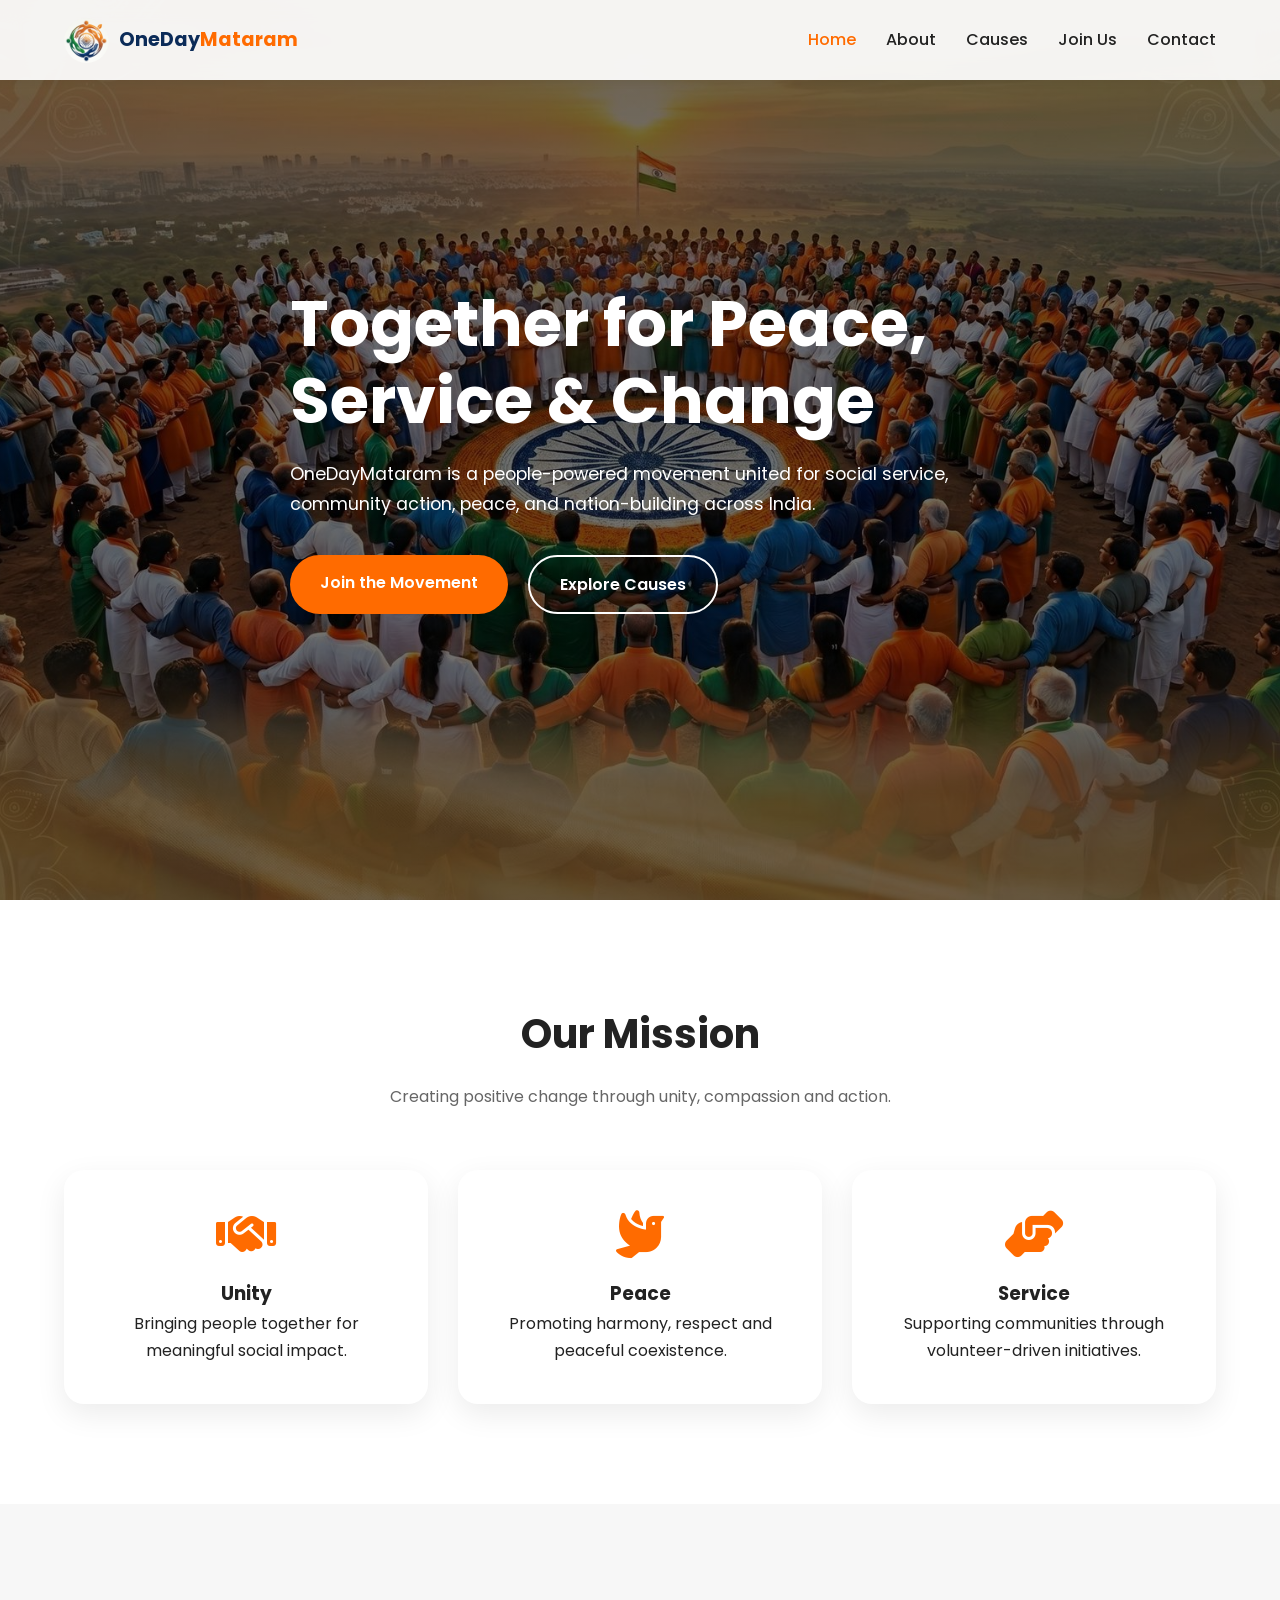
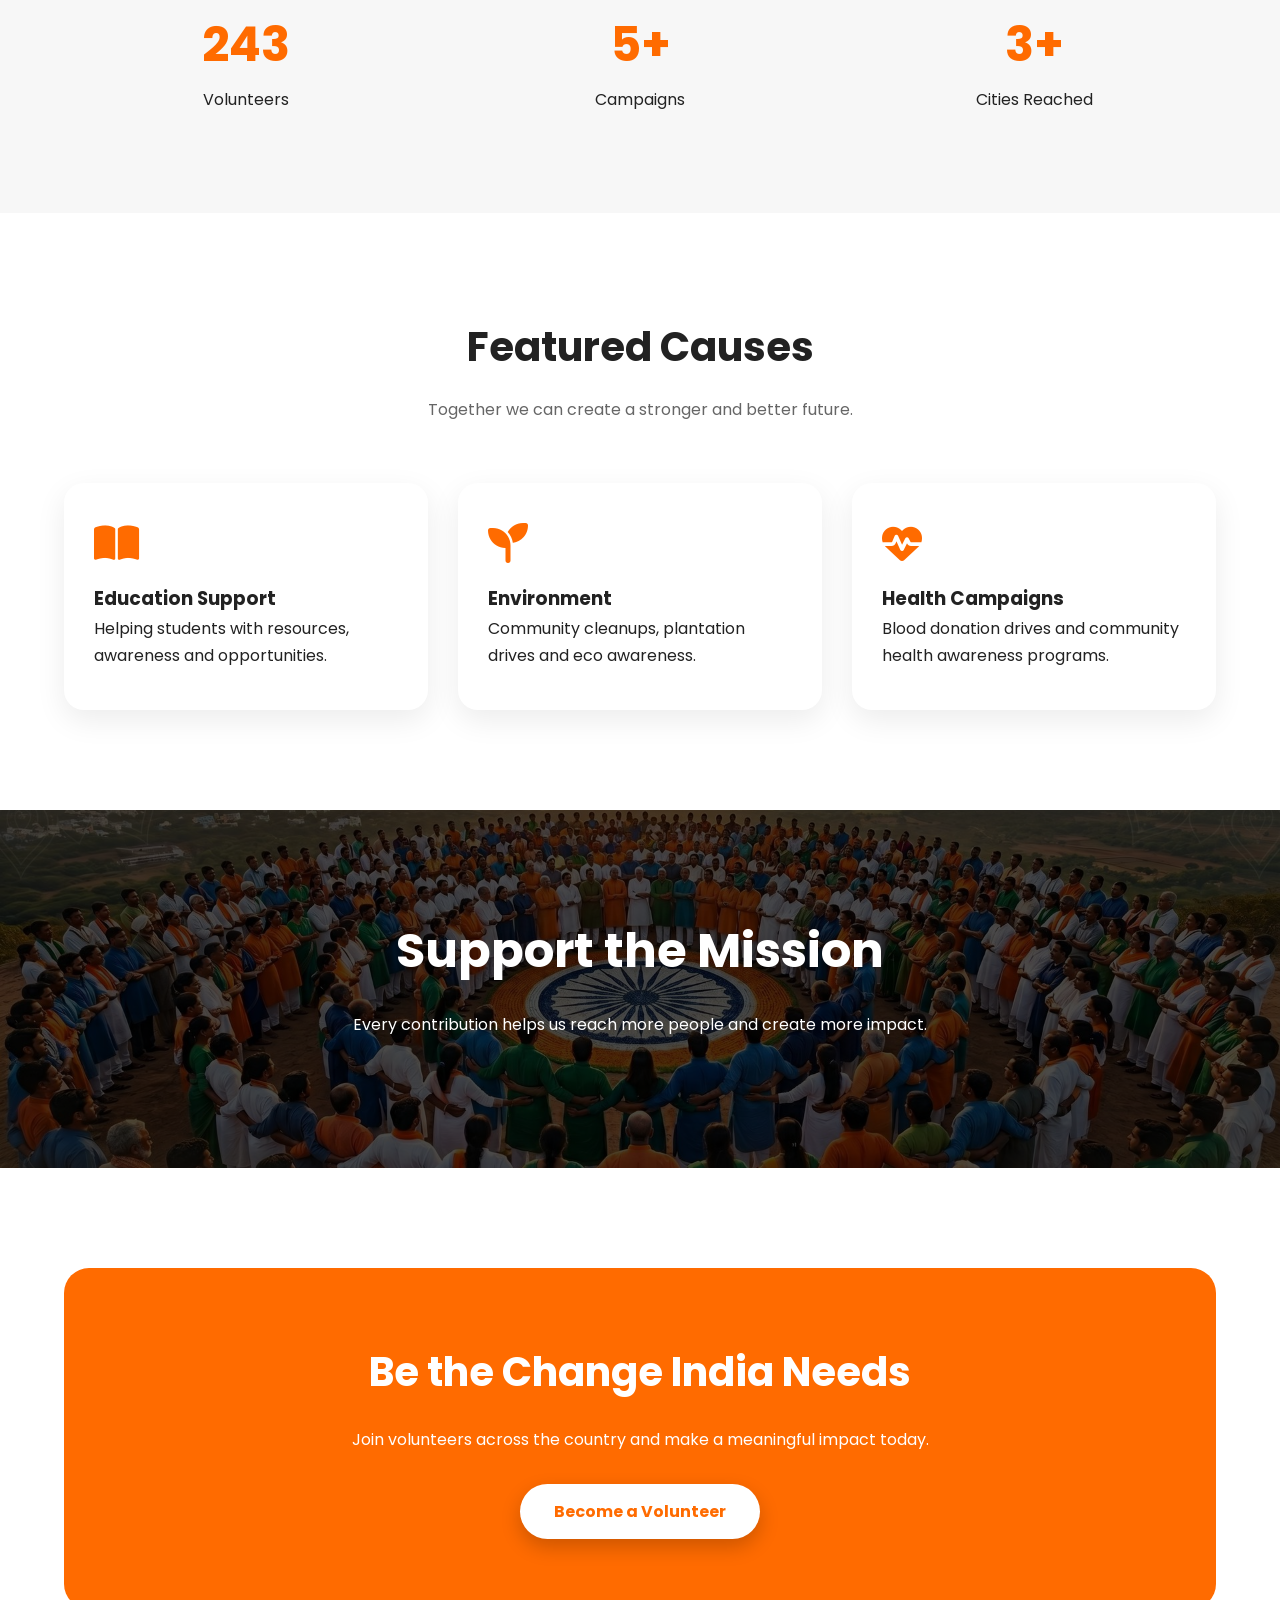
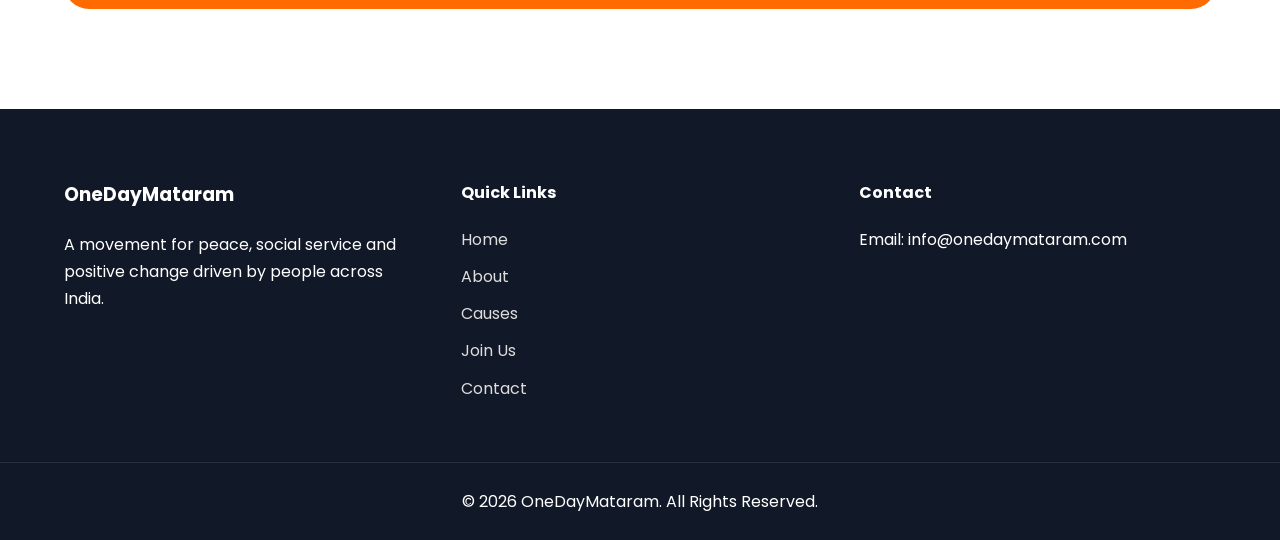
<file: index.html>
<!doctype html>
<html lang="en">

<head>
  <meta charset="UTF-8" />
  <meta name="viewport" content="width=device-width, initial-scale=1.0" />
  <title>OneDayMataram | Together for Peace & Change</title>
  <meta name="description"
    content="OneDayMataram is a people-powered movement united for social service, community action, peace, and nation-building across India." />
  <link rel="icon" type="image/x-icon" href="assets/images/favicon.ico" />

  <!-- Open Graph / Social Sharing -->
  <meta property="og:type" content="website" />
  <meta property="og:title" content="OneDayMataram | Together for Peace & Change" />
  <meta property="og:description"
    content="OneDayMataram is a people-powered movement united for social service, community action, peace, and nation-building across India." />
  <meta property="og:image" content="assets/images/hero.jpg" />
  <meta name="twitter:card" content="summary_large_image" />

  <!-- Google Fonts -->
  <link rel="preconnect" href="https://fonts.googleapis.com" />
  <link rel="preconnect" href="https://fonts.gstatic.com" crossorigin />
  <link href="https://fonts.googleapis.com/css2?family=Poppins:wght@300;400;500;600;700&display=swap"
    rel="stylesheet" />

  <!-- Font Awesome -->
  <link rel="stylesheet" href="https://cdnjs.cloudflare.com/ajax/libs/font-awesome/6.5.2/css/all.min.css" />

  <!-- AOS Animation -->
  <link href="https://unpkg.com/aos@2.3.4/dist/aos.css" rel="stylesheet" />

  <!-- CSS -->
  <link rel="stylesheet" href="assets/css/style.css" />
</head>

<body>
  <!-- ================= NAVBAR ================= -->

  <header class="header">
    <nav class="navbar container">
      <a href="index.html" class="logo">
        <img src="assets/images/logo.png" alt="OneDayMataram Logo" />
        <span class="logo-text">
          <span class="one">OneDay</span><span class="mat">Mataram</span>
        </span>
      </a>

      <ul class="nav-links" id="navLinks">
        <li><a href="index.html" class="active">Home</a></li>
        <li><a href="about.html">About</a></li>
        <li><a href="causes.html">Causes</a></li>
        <li><a href="join.html">Join Us</a></li>
        <!-- <li><a href="gallery.html">Gallery</a></li> -->
        <li><a href="contact.html">Contact</a></li>
      </ul>

      <div class="menu-toggle" id="menuToggle">
        <i class="fas fa-bars"></i>
      </div>
    </nav>
  </header>

  <!-- ================= HERO ================= -->

  <section class="hero">
    <div class="hero-overlay"></div>

    <div class="hero-content container" data-aos="fade-up">
      <h1>Together for Peace,<br />Service & Change</h1>

      <p>
        OneDayMataram is a people-powered movement united for social service,
        community action, peace, and nation-building across India.
      </p>

      <div class="hero-buttons">
        <a href="join.html" class="btn primary-btn">Join the Movement</a>
        <a href="causes.html" class="btn secondary-btn">Explore Causes</a>
      </div>
    </div>
  </section>

  <!-- ================= MISSION ================= -->

  <section class="mission section">
    <div class="container">
      <div class="section-title" data-aos="fade-up">
        <h2>Our Mission</h2>
        <p>Creating positive change through unity, compassion and action.</p>
      </div>

      <div class="mission-grid">
        <div class="mission-card" data-aos="zoom-in">
          <i class="fas fa-handshake"></i>
          <h3>Unity</h3>
          <p>Bringing people together for meaningful social impact.</p>
        </div>

        <div class="mission-card" data-aos="zoom-in" data-aos-delay="100">
          <i class="fas fa-dove"></i>
          <h3>Peace</h3>
          <p>Promoting harmony, respect and peaceful coexistence.</p>
        </div>

        <div class="mission-card" data-aos="zoom-in" data-aos-delay="200">
          <i class="fas fa-hands-helping"></i>
          <h3>Service</h3>
          <p>Supporting communities through volunteer-driven initiatives.</p>
        </div>
      </div>
    </div>
  </section>

  <!-- ================= STATS ================= -->

  <section class="stats section">
    <div class="container stats-grid">
      <div class="stat-box" data-aos="fade-up">
        <h2 class="counter" data-target="300">0</h2>
        <p>Volunteers</p>
      </div>

      <div class="stat-box" data-aos="fade-up" data-aos-delay="100">
        <h2 class="counter" data-target="5">0</h2>
        <p>Campaigns</p>
      </div>

      <div class="stat-box" data-aos="fade-up" data-aos-delay="200">
        <h2 class="counter" data-target="3">0</h2>
        <p>Cities Reached</p>
      </div>
    </div>
  </section>

  <!-- ================= CAUSES ================= -->

  <section class="causes section">
    <div class="container">
      <div class="section-title" data-aos="fade-up">
        <h2>Featured Causes</h2>
        <p>Together we can create a stronger and better future.</p>
      </div>

      <div class="causes-grid">
        <div class="cause-card" data-aos="fade-up">
          <i class="fas fa-book-open"></i>
          <h3>Education Support</h3>
          <p>Helping students with resources, awareness and opportunities.</p>
        </div>

        <div class="cause-card" data-aos="fade-up" data-aos-delay="100">
          <i class="fas fa-seedling"></i>
          <h3>Environment</h3>
          <p>Community cleanups, plantation drives and eco awareness.</p>
        </div>

        <div class="cause-card" data-aos="fade-up" data-aos-delay="200">
          <i class="fas fa-heartbeat"></i>
          <h3>Health Campaigns</h3>
          <p>
            Blood donation drives and community health awareness programs.
          </p>
        </div>
      </div>
    </div>
  </section>

  <!-- ================= DONATION ================= -->

  <section class="donation">
    <div class="container donation-content" data-aos="zoom-in">
      <h2>Support the Mission</h2>

      <p>
        Every contribution helps us reach more people and create more impact.
      </p>

      <!-- <a href="join.html" class="btn primary-btn">Donate Now</a> -->

      <!-- Donation system integration coming soon -->
    </div>
  </section>

  <!-- ================= CTA ================= -->

  <section class="cta section">
    <div class="container cta-box" data-aos="fade-up">
      <h2>Be the Change India Needs</h2>

      <p>
        Join volunteers across the country and make a meaningful impact today.
      </p>

      <a href="join.html" class="btn primary-btn">Become a Volunteer</a>
    </div>
  </section>

  <!-- ================= FOOTER ================= -->

  <footer class="footer">
    <div class="container footer-grid">
      <div class="footer-about">
        <h3>OneDayMataram</h3>

        <p>
          A movement for peace, social service and positive change driven by
          people across India.
        </p>
      </div>

      <div class="footer-links">
        <h4>Quick Links</h4>

        <ul>
          <li><a href="index.html">Home</a></li>
          <li><a href="about.html">About</a></li>
          <li><a href="causes.html">Causes</a></li>
          <li><a href="join.html">Join Us</a></li>
          <!-- <li><a href="gallery.html">Gallery</a></li> -->
          <li><a href="contact.html">Contact</a></li>
        </ul>
      </div>

      <div class="footer-contact">
        <h4>Contact</h4>

        <p>Email: info@onedaymataram.com</p>

        <!-- Social media accounts (uncomment when accounts are created) -->
        <!--
          <div class="social-icons">
            <a href="#"><i class="fab fa-instagram"></i></a>
            <a href="#"><i class="fab fa-x-twitter"></i></a>
            <a href="#"><i class="fab fa-facebook-f"></i></a>
            <a href="#"><i class="fab fa-youtube"></i></a>
          </div>
          -->
      </div>
    </div>

    <div class="footer-bottom">
      <p>© 2026 OneDayMataram. All Rights Reserved.</p>
    </div>
  </footer>

  <!-- Scroll Top -->
  <button id="scrollTopBtn">
    <i class="fas fa-arrow-up"></i>
  </button>

  <!-- AOS -->
  <script src="https://unpkg.com/aos@2.3.4/dist/aos.js"></script>

  <!-- JS -->
  <script src="assets/js/script.js"></script>
</body>

</html>
</file>
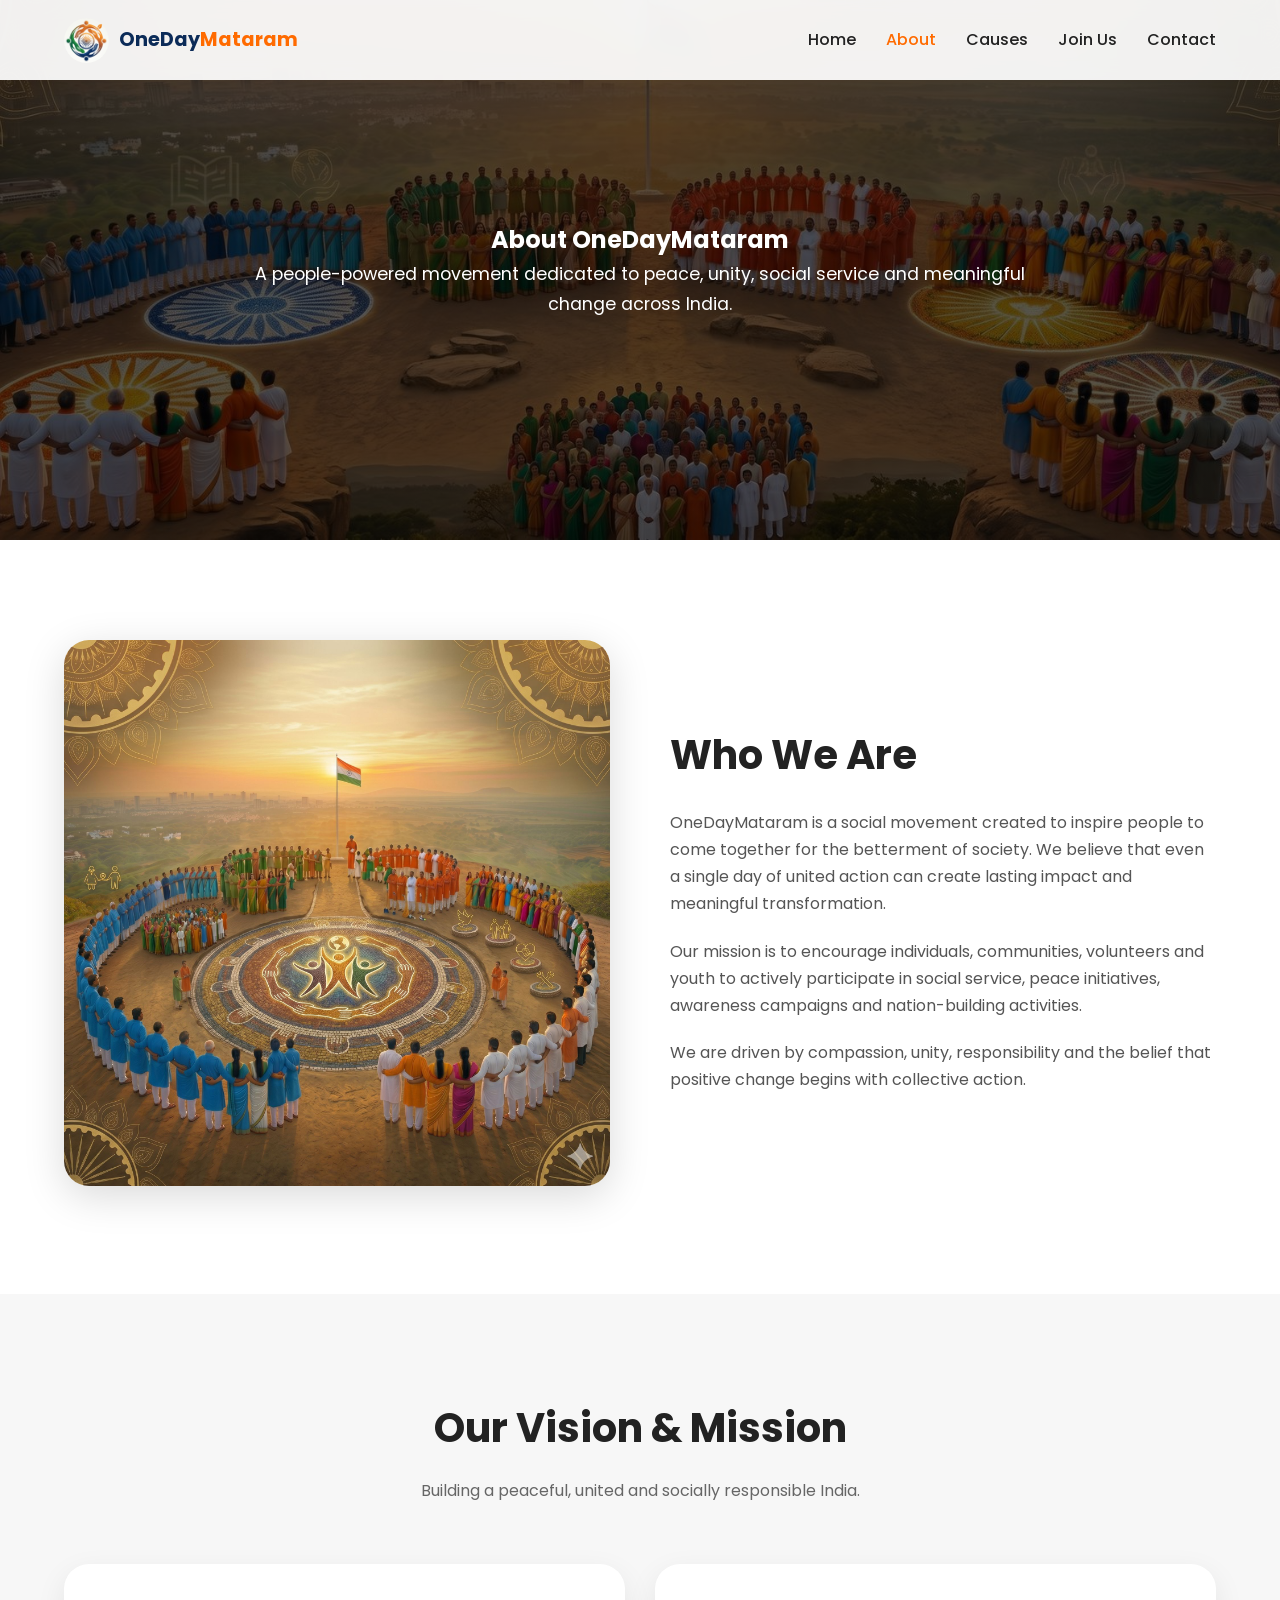
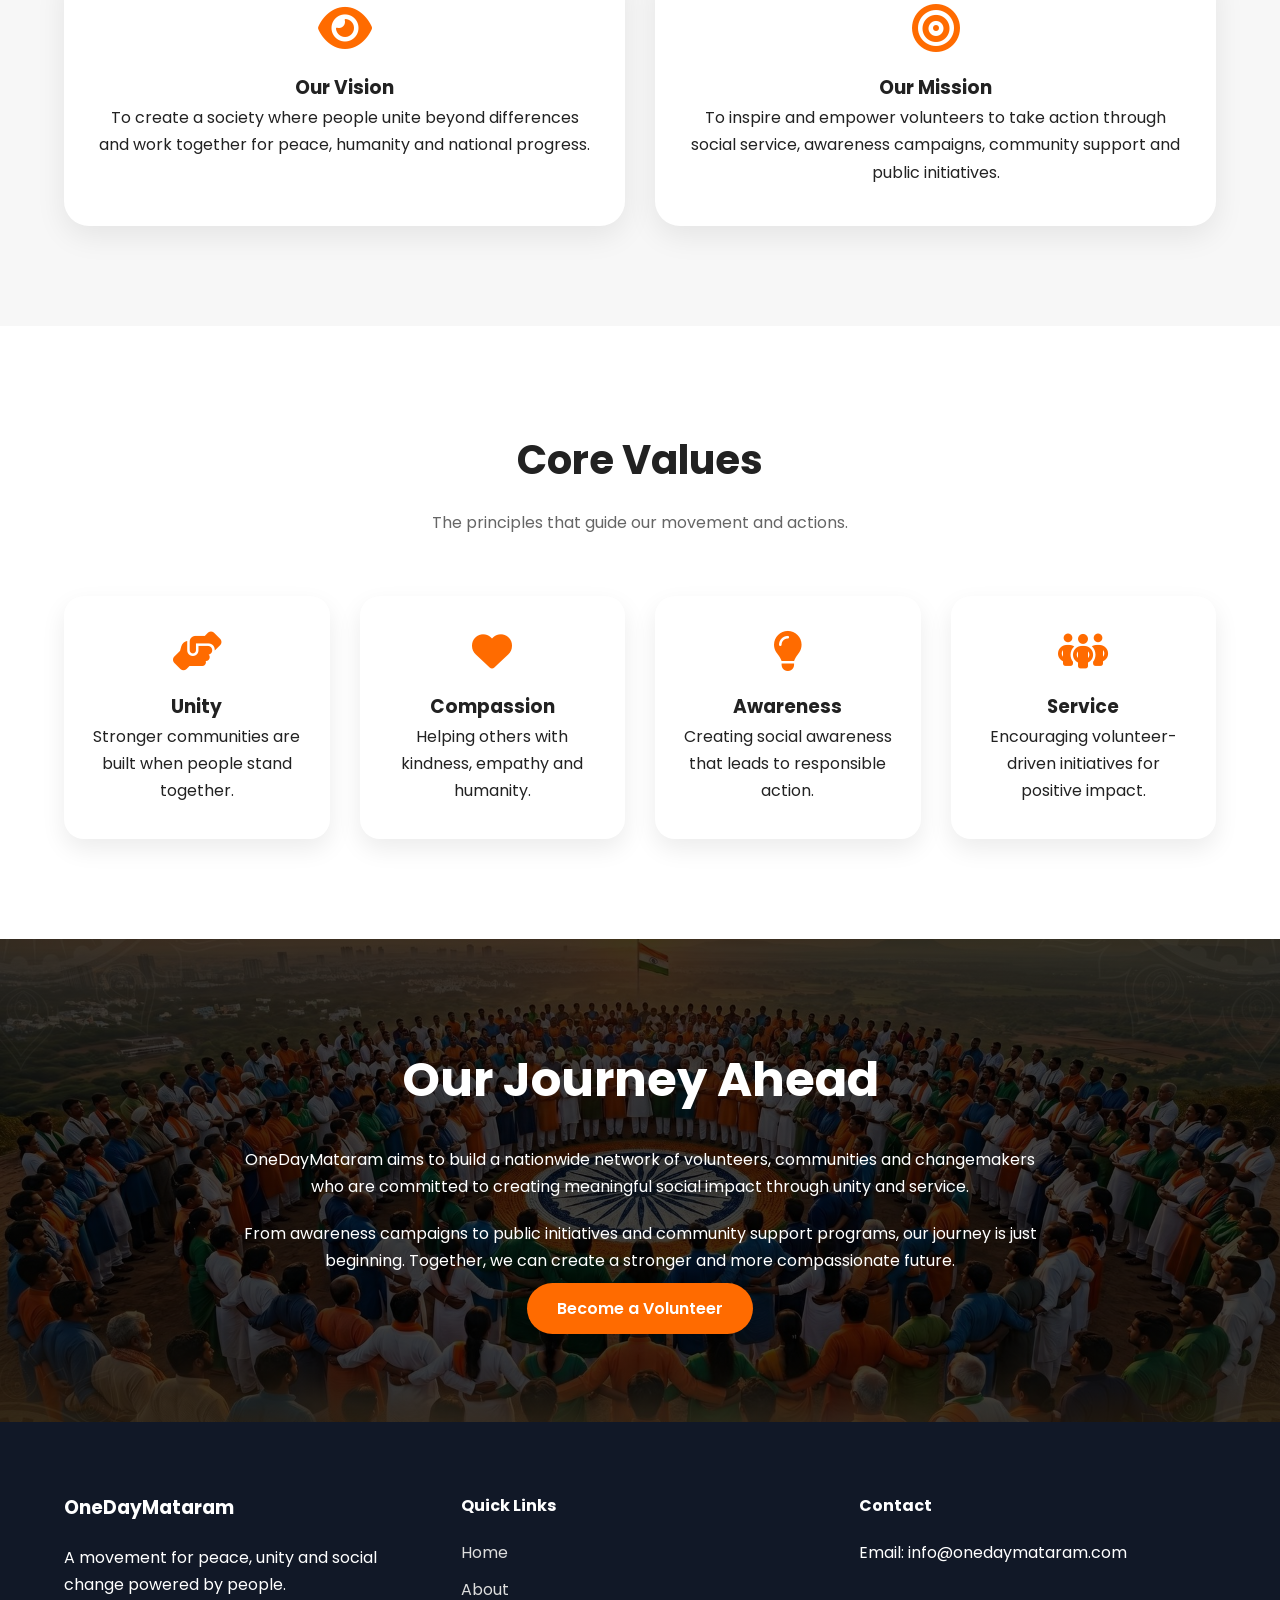
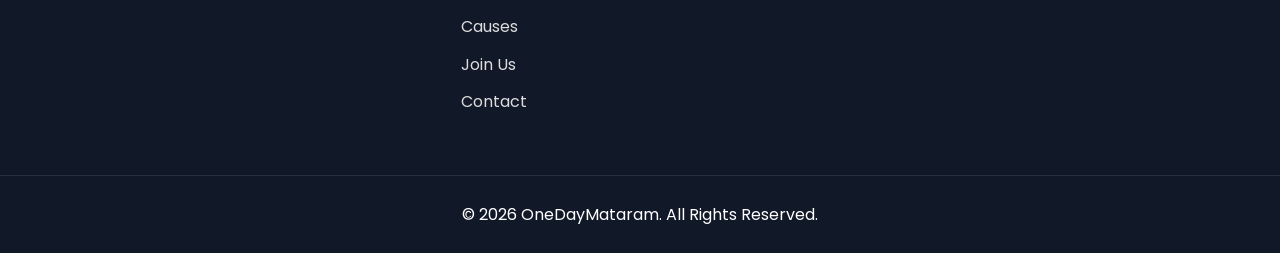
<file: about.html>
<!doctype html>
<html lang="en">
  <head>
    <meta charset="UTF-8" />
    <meta name="viewport" content="width=device-width, initial-scale=1.0" />

    <title>About Us | OneDayMataram</title>
    <meta name="description" content="Learn about OneDayMataram - our vision, mission, core values, and journey towards creating a united and socially responsible India." />
    <link rel="icon" type="image/x-icon" href="assets/images/favicon.ico" />

    <!-- Open Graph / Social Sharing -->
    <meta property="og:type" content="website" />
    <meta property="og:title" content="About Us | OneDayMataram" />
    <meta property="og:description" content="Learn about OneDayMataram - our vision, mission, core values, and journey towards creating a united and socially responsible India." />
    <meta property="og:image" content="assets/images/about.jpg" />
    <meta name="twitter:card" content="summary_large_image" />

    <!-- Google Fonts -->
    <link rel="preconnect" href="https://fonts.googleapis.com" />
    <link rel="preconnect" href="https://fonts.gstatic.com" crossorigin />

    <link
      href="https://fonts.googleapis.com/css2?family=Poppins:wght@300;400;500;600;700&display=swap"
      rel="stylesheet"
    />

    <!-- Font Awesome -->
    <link
      rel="stylesheet"
      href="https://cdnjs.cloudflare.com/ajax/libs/font-awesome/6.5.2/css/all.min.css"
    />

    <!-- AOS -->
    <link href="https://unpkg.com/aos@2.3.4/dist/aos.css" rel="stylesheet" />

    <!-- CSS -->
    <link rel="stylesheet" href="assets/css/style.css" />
  </head>

  <body>
    <!-- ================= NAVBAR ================= -->

    <header class="header">
      <nav class="navbar container">
        <a href="index.html" class="logo">
          <img src="assets/images/logo.png" alt="OneDayMataram Logo" />
          <span class="logo-text">
            <span class="one">OneDay</span><span class="mat">Mataram</span>
          </span>
        </a>

        <ul class="nav-links" id="navLinks">
          <li><a href="index.html">Home</a></li>
          <li><a href="about.html" class="active">About</a></li>
          <li><a href="causes.html">Causes</a></li>
          <li><a href="join.html">Join Us</a></li>
          <!-- <li><a href="gallery.html">Gallery</a></li> -->
          <li><a href="contact.html">Contact</a></li>
        </ul>

        <div class="menu-toggle" id="menuToggle">
          <i class="fas fa-bars"></i>
        </div>
      </nav>
    </header>

    <!-- ================= PAGE HERO ================= -->

    <section class="page-hero about-hero">
      <div class="page-overlay"></div>

      <div class="container page-hero-content" data-aos="fade-up">
        <h2>About OneDayMataram</h2>

        <p>
          A people-powered movement dedicated to peace, unity, social service
          and meaningful change across India.
        </p>
      </div>
    </section>

    <!-- ================= ABOUT INTRO ================= -->

    <section class="section">
      <div class="container about-grid">
        <div class="about-image" data-aos="fade-right">
          <img src="assets/images/about.jpg" alt="About OneDayMataram" />
        </div>

        <div class="about-content" data-aos="fade-left">
          <h2>Who We Are</h2>

          <p>
            OneDayMataram is a social movement created to inspire people to come
            together for the betterment of society. We believe that even a
            single day of united action can create lasting impact and meaningful
            transformation.
          </p>

          <p>
            Our mission is to encourage individuals, communities, volunteers and
            youth to actively participate in social service, peace initiatives,
            awareness campaigns and nation-building activities.
          </p>

          <p>
            We are driven by compassion, unity, responsibility and the belief
            that positive change begins with collective action.
          </p>
        </div>
      </div>
    </section>

    <!-- ================= VISION & MISSION ================= -->

    <section class="vision section">
      <div class="container">
        <div class="section-title" data-aos="fade-up">
          <h2>Our Vision & Mission</h2>

          <p>Building a peaceful, united and socially responsible India.</p>
        </div>

        <div class="vision-grid">
          <div class="vision-card" data-aos="zoom-in">
            <i class="fas fa-eye"></i>

            <h3>Our Vision</h3>

            <p>
              To create a society where people unite beyond differences and work
              together for peace, humanity and national progress.
            </p>
          </div>

          <div class="vision-card" data-aos="zoom-in" data-aos-delay="100">
            <i class="fas fa-bullseye"></i>

            <h3>Our Mission</h3>

            <p>
              To inspire and empower volunteers to take action through social
              service, awareness campaigns, community support and public
              initiatives.
            </p>
          </div>
        </div>
      </div>
    </section>

    <!-- ================= VALUES ================= -->

    <section class="values section">
      <div class="container">
        <div class="section-title" data-aos="fade-up">
          <h2>Core Values</h2>

          <p>The principles that guide our movement and actions.</p>
        </div>

        <div class="values-grid">
          <div class="value-card" data-aos="fade-up">
            <i class="fas fa-handshake-angle"></i>

            <h3>Unity</h3>

            <p>Stronger communities are built when people stand together.</p>
          </div>

          <div class="value-card" data-aos="fade-up" data-aos-delay="100">
            <i class="fas fa-heart"></i>

            <h3>Compassion</h3>

            <p>Helping others with kindness, empathy and humanity.</p>
          </div>

          <div class="value-card" data-aos="fade-up" data-aos-delay="200">
            <i class="fas fa-lightbulb"></i>

            <h3>Awareness</h3>

            <p>Creating social awareness that leads to responsible action.</p>
          </div>

          <div class="value-card" data-aos="fade-up" data-aos-delay="300">
            <i class="fas fa-people-group"></i>

            <h3>Service</h3>

            <p>Encouraging volunteer-driven initiatives for positive impact.</p>
          </div>
        </div>
      </div>
    </section>

    <!-- ================= JOURNEY ================= -->

    <section class="journey section">
      <div class="container">
        <div class="journey-content" data-aos="fade-up">
          <h2>Our Journey Ahead</h2>

          <p>
            OneDayMataram aims to build a nationwide network of volunteers,
            communities and changemakers who are committed to creating
            meaningful social impact through unity and service.
          </p>

          <p>
            From awareness campaigns to public initiatives and community support
            programs, our journey is just beginning. Together, we can create a
            stronger and more compassionate future.
          </p>

          <a href="join.html" class="btn primary-btn"> Become a Volunteer </a>
        </div>
      </div>
    </section>

    <!-- ================= FOOTER ================= -->

    <footer class="footer">
      <div class="container footer-grid">
        <div class="footer-about">
          <h3>OneDayMataram</h3>

          <p>
            A movement for peace, unity and social change powered by people.
          </p>
        </div>

        <div class="footer-links">
          <h4>Quick Links</h4>

          <ul>
            <li><a href="index.html">Home</a></li>
            <li><a href="about.html">About</a></li>
            <li><a href="causes.html">Causes</a></li>
            <li><a href="join.html">Join Us</a></li>
            <!-- <li><a href="gallery.html">Gallery</a></li> -->
            <li><a href="contact.html">Contact</a></li>
          </ul>
        </div>

        <div class="footer-contact">
          <h4>Contact</h4>

          <p>Email: info@onedaymataram.com</p>

          <!-- Social media accounts (uncomment when accounts are created) -->
          <!--
          <div class="social-icons">
            <a href="#"><i class="fab fa-instagram"></i></a>
            <a href="#"><i class="fab fa-x-twitter"></i></a>
            <a href="#"><i class="fab fa-facebook-f"></i></a>
            <a href="#"><i class="fab fa-youtube"></i></a>
          </div>
          -->
        </div>
      </div>

      <div class="footer-bottom">
        <p>© 2026 OneDayMataram. All Rights Reserved.</p>
      </div>
    </footer>

    <!-- Scroll Top -->
    <button id="scrollTopBtn">
      <i class="fas fa-arrow-up"></i>
    </button>

    <!-- AOS -->
    <script src="https://unpkg.com/aos@2.3.4/dist/aos.js"></script>

    <!-- JS -->
    <script src="assets/js/script.js"></script>
  </body>
</html>
</file>
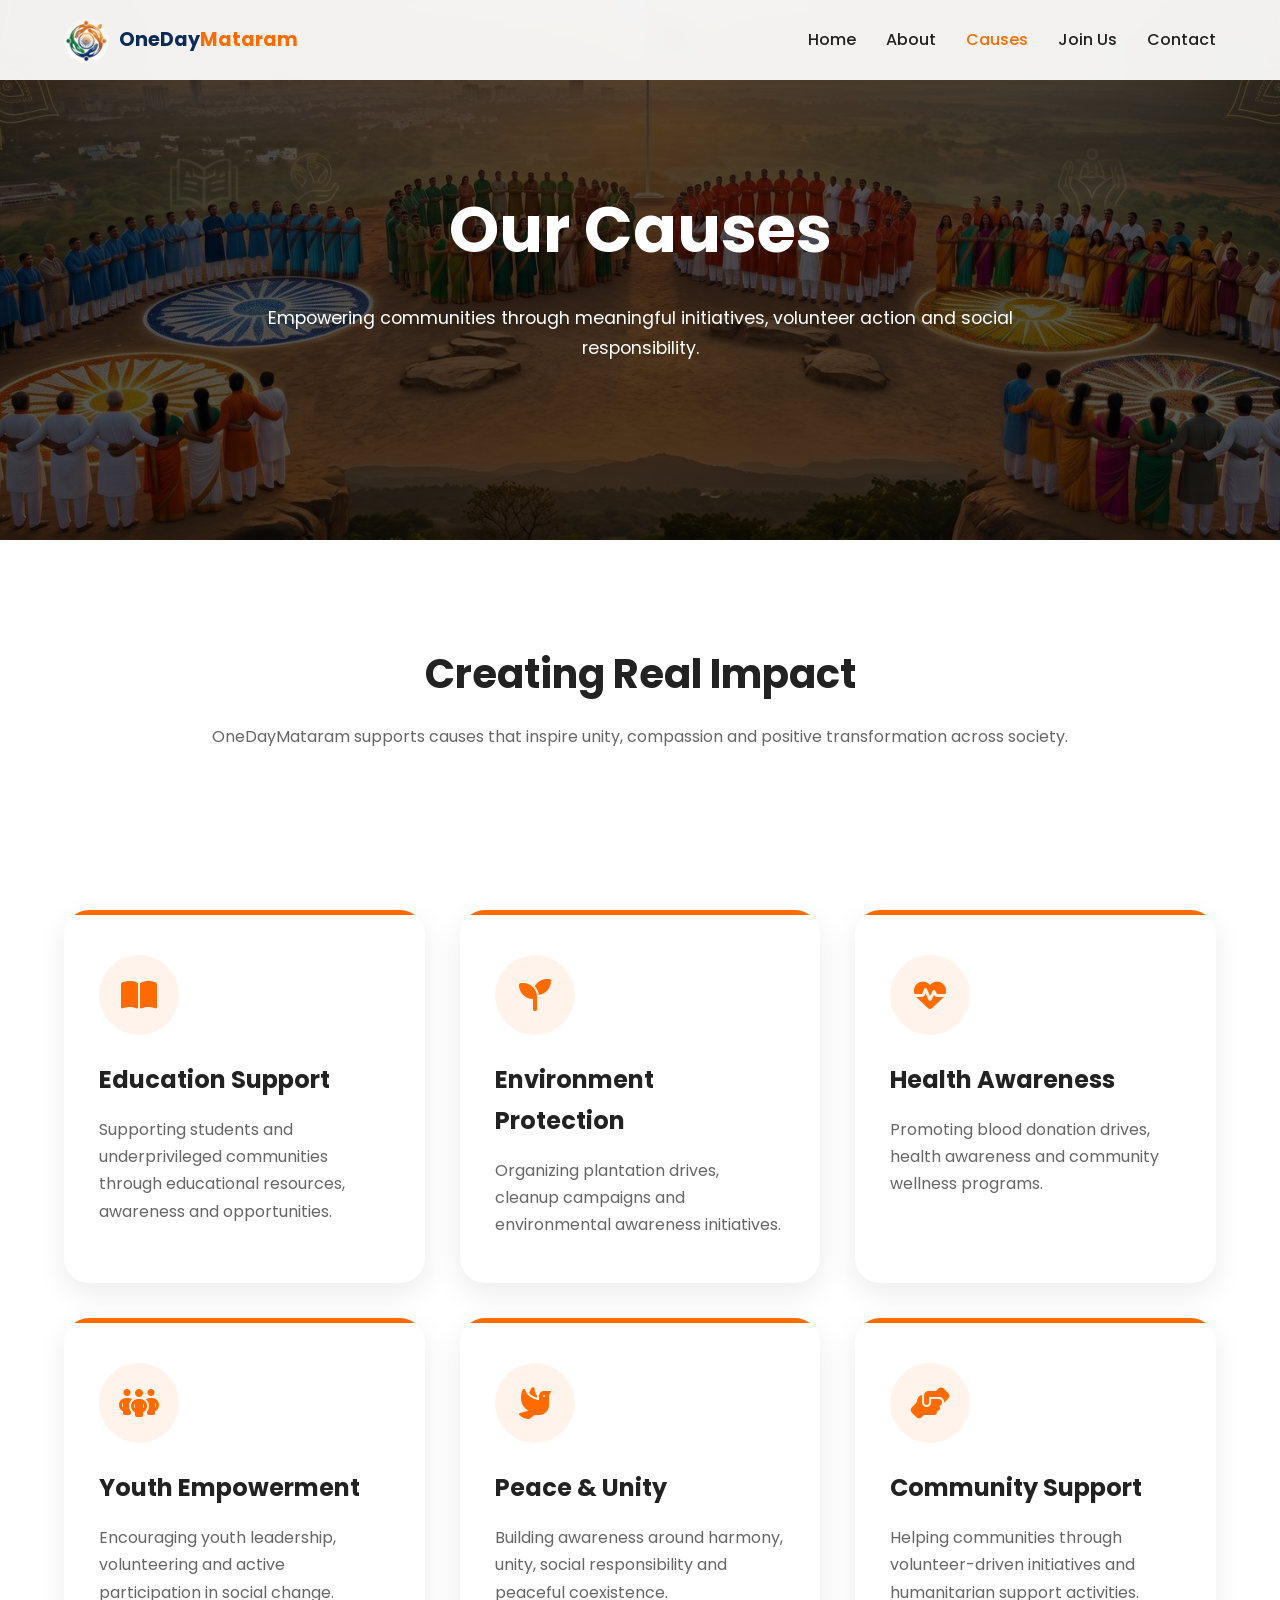
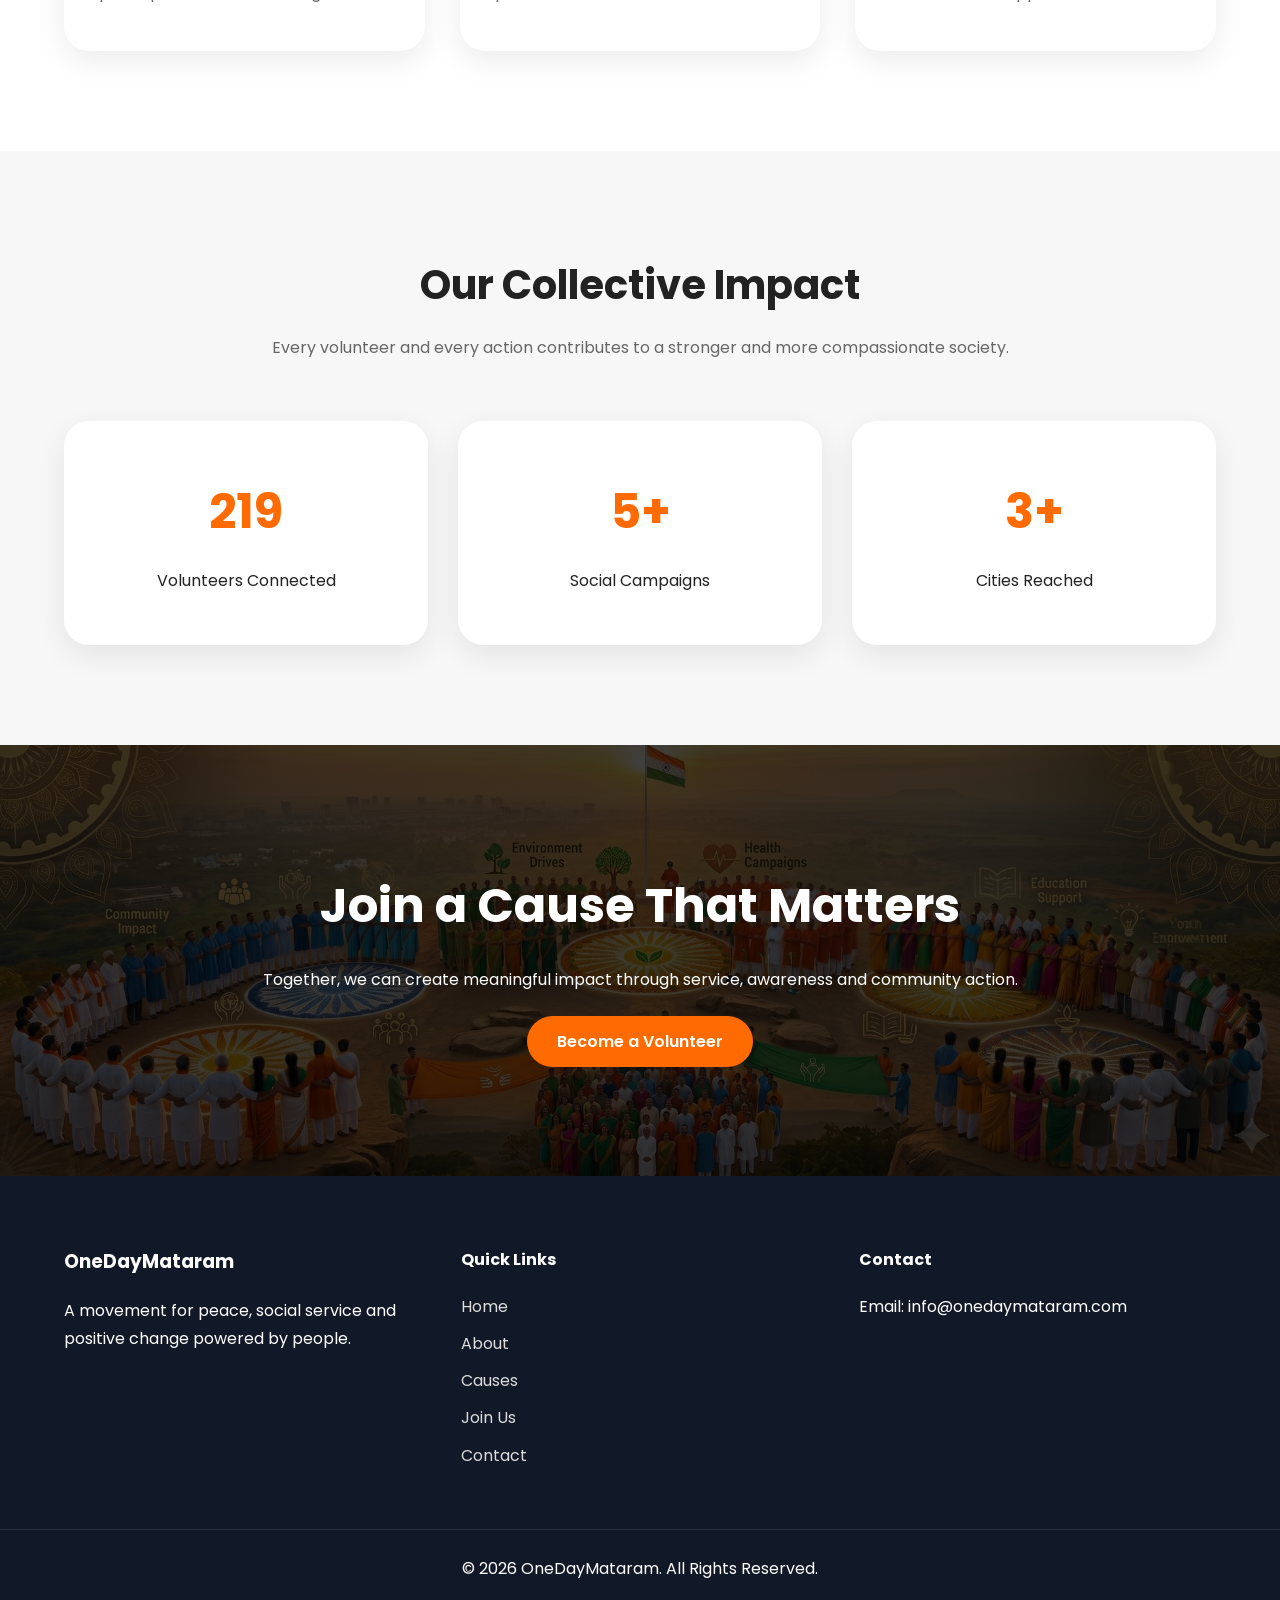
<file: causes.html>
<!doctype html>
<html lang="en">

<head>
  <meta charset="UTF-8" />
  <meta name="viewport" content="width=device-width, initial-scale=1.0" />

  <title>Causes | OneDayMataram</title>
  <meta name="description"
    content="Discover the key causes supported by OneDayMataram including education support, environment protection, health awareness, and youth empowerment." />
  <link rel="icon" type="image/x-icon" href="assets/images/favicon.ico" />

  <!-- Open Graph / Social Sharing -->
  <meta property="og:type" content="website" />
  <meta property="og:title" content="Causes | OneDayMataram" />
  <meta property="og:description"
    content="Discover the key causes supported by OneDayMataram including education support, environment protection, health awareness, and youth empowerment." />
  <meta property="og:image" content="assets/images/causes-banner.jpg" />
  <meta name="twitter:card" content="summary_large_image" />

  <!-- Google Fonts -->
  <link rel="preconnect" href="https://fonts.googleapis.com" />
  <link rel="preconnect" href="https://fonts.gstatic.com" crossorigin />

  <link href="https://fonts.googleapis.com/css2?family=Poppins:wght@300;400;500;600;700&display=swap"
    rel="stylesheet" />

  <!-- Font Awesome -->
  <link rel="stylesheet" href="https://cdnjs.cloudflare.com/ajax/libs/font-awesome/6.5.2/css/all.min.css" />

  <!-- AOS -->
  <link href="https://unpkg.com/aos@2.3.4/dist/aos.css" rel="stylesheet" />

  <!-- CSS -->
  <link rel="stylesheet" href="assets/css/style.css" />
</head>

<body>
  <!-- ================= NAVBAR ================= -->

  <header class="header">
    <nav class="navbar container">
      <a href="index.html" class="logo">
        <img src="assets/images/logo.png" alt="OneDayMataram Logo" />
        <span class="logo-text">
          <span class="one">OneDay</span><span class="mat">Mataram</span>
        </span>
      </a>

      <ul class="nav-links" id="navLinks">
        <li><a href="index.html">Home</a></li>
        <li><a href="about.html">About</a></li>
        <li><a href="causes.html" class="active">Causes</a></li>
        <li><a href="join.html">Join Us</a></li>
        <!-- <li><a href="gallery.html">Gallery</a></li> -->
        <li><a href="contact.html">Contact</a></li>
      </ul>

      <div class="menu-toggle" id="menuToggle">
        <i class="fas fa-bars"></i>
      </div>
    </nav>
  </header>

  <!-- ================= PAGE HERO ================= -->

  <section class="page-hero causes-hero">
    <div class="page-overlay"></div>

    <div class="container page-hero-content" data-aos="fade-up">
      <h1>Our Causes</h1>

      <p>
        Empowering communities through meaningful initiatives, volunteer
        action and social responsibility.
      </p>
    </div>
  </section>

  <!-- ================= INTRO ================= -->

  <section class="section">
    <div class="container">
      <div class="section-title" data-aos="fade-up">
        <h2>Creating Real Impact</h2>

        <p>
          OneDayMataram supports causes that inspire unity, compassion and
          positive transformation across society.
        </p>
      </div>
    </div>
  </section>

  <!-- ================= CAUSES GRID ================= -->

  <section class="causes-page section">
    <div class="container">
      <div class="causes-page-grid">
        <!-- Education -->

        <div class="cause-box" data-aos="fade-up">
          <div class="cause-icon">
            <i class="fas fa-book-open"></i>
          </div>

          <h3>Education Support</h3>

          <p>
            Supporting students and underprivileged communities through
            educational resources, awareness and opportunities.
          </p>
        </div>

        <!-- Environment -->

        <div class="cause-box" data-aos="fade-up" data-aos-delay="100">
          <div class="cause-icon">
            <i class="fas fa-seedling"></i>
          </div>

          <h3>Environment Protection</h3>

          <p>
            Organizing plantation drives, cleanup campaigns and environmental
            awareness initiatives.
          </p>
        </div>

        <!-- Health -->

        <div class="cause-box" data-aos="fade-up" data-aos-delay="200">
          <div class="cause-icon">
            <i class="fas fa-heartbeat"></i>
          </div>

          <h3>Health Awareness</h3>

          <p>
            Promoting blood donation drives, health awareness and community
            wellness programs.
          </p>
        </div>

        <!-- Youth -->

        <div class="cause-box" data-aos="fade-up">
          <div class="cause-icon">
            <i class="fas fa-people-group"></i>
          </div>

          <h3>Youth Empowerment</h3>

          <p>
            Encouraging youth leadership, volunteering and active
            participation in social change.
          </p>
        </div>

        <!-- Peace -->

        <div class="cause-box" data-aos="fade-up" data-aos-delay="100">
          <div class="cause-icon">
            <i class="fas fa-dove"></i>
          </div>

          <h3>Peace & Unity</h3>

          <p>
            Building awareness around harmony, unity, social responsibility
            and peaceful coexistence.
          </p>
        </div>

        <!-- Community -->

        <div class="cause-box" data-aos="fade-up" data-aos-delay="200">
          <div class="cause-icon">
            <i class="fas fa-hands-helping"></i>
          </div>

          <h3>Community Support</h3>

          <p>
            Helping communities through volunteer-driven initiatives and
            humanitarian support activities.
          </p>
        </div>
      </div>
    </div>
  </section>

  <!-- ================= IMPACT SECTION ================= -->

  <section class="impact section">
    <div class="container">
      <div class="section-title" data-aos="fade-up">
        <h2>Our Collective Impact</h2>

        <p>
          Every volunteer and every action contributes to a stronger and more
          compassionate society.
        </p>
      </div>

      <div class="impact-grid">
        <div class="impact-card" data-aos="zoom-in">
          <h3 class="counter" data-target="300">0</h3>

          <p>Volunteers Connected</p>
        </div>

        <div class="impact-card" data-aos="zoom-in" data-aos-delay="100">
          <h3 class="counter" data-target="5">0</h3>

          <p>Social Campaigns</p>
        </div>

        <div class="impact-card" data-aos="zoom-in" data-aos-delay="200">
          <h3 class="counter" data-target="3">0</h3>

          <p>Cities Reached</p>
        </div>
      </div>
    </div>
  </section>

  <!-- ================= CTA ================= -->

  <section class="causes-cta">
    <div class="container causes-cta-content" data-aos="fade-up">
      <h2>Join a Cause That Matters</h2>

      <p>
        Together, we can create meaningful impact through service, awareness
        and community action.
      </p>

      <a href="join.html" class="btn primary-btn"> Become a Volunteer </a>
    </div>
  </section>

  <!-- ================= FOOTER ================= -->

  <footer class="footer">
    <div class="container footer-grid">
      <div class="footer-about">
        <h3>OneDayMataram</h3>

        <p>
          A movement for peace, social service and positive change powered by
          people.
        </p>
      </div>

      <div class="footer-links">
        <h4>Quick Links</h4>

        <ul>
          <li><a href="index.html">Home</a></li>
          <li><a href="about.html">About</a></li>
          <li><a href="causes.html">Causes</a></li>
          <li><a href="join.html">Join Us</a></li>
          <!-- <li><a href="gallery.html">Gallery</a></li> -->
          <li><a href="contact.html">Contact</a></li>
        </ul>
      </div>

      <div class="footer-contact">
        <h4>Contact</h4>

        <p>Email: info@onedaymataram.com</p>

        <!-- Social media accounts (uncomment when accounts are created) -->
        <!--
          <div class="social-icons">
            <a href="#"><i class="fab fa-instagram"></i></a>
            <a href="#"><i class="fab fa-x-twitter"></i></a>
            <a href="#"><i class="fab fa-facebook-f"></i></a>
            <a href="#"><i class="fab fa-youtube"></i></a>
          </div>
          -->
      </div>
    </div>

    <div class="footer-bottom">
      <p>© 2026 OneDayMataram. All Rights Reserved.</p>
    </div>
  </footer>

  <!-- Scroll Top -->
  <button id="scrollTopBtn">
    <i class="fas fa-arrow-up"></i>
  </button>

  <!-- AOS -->
  <script src="https://unpkg.com/aos@2.3.4/dist/aos.js"></script>

  <!-- JS -->
  <script src="assets/js/script.js"></script>
</body>

</html>
</file>
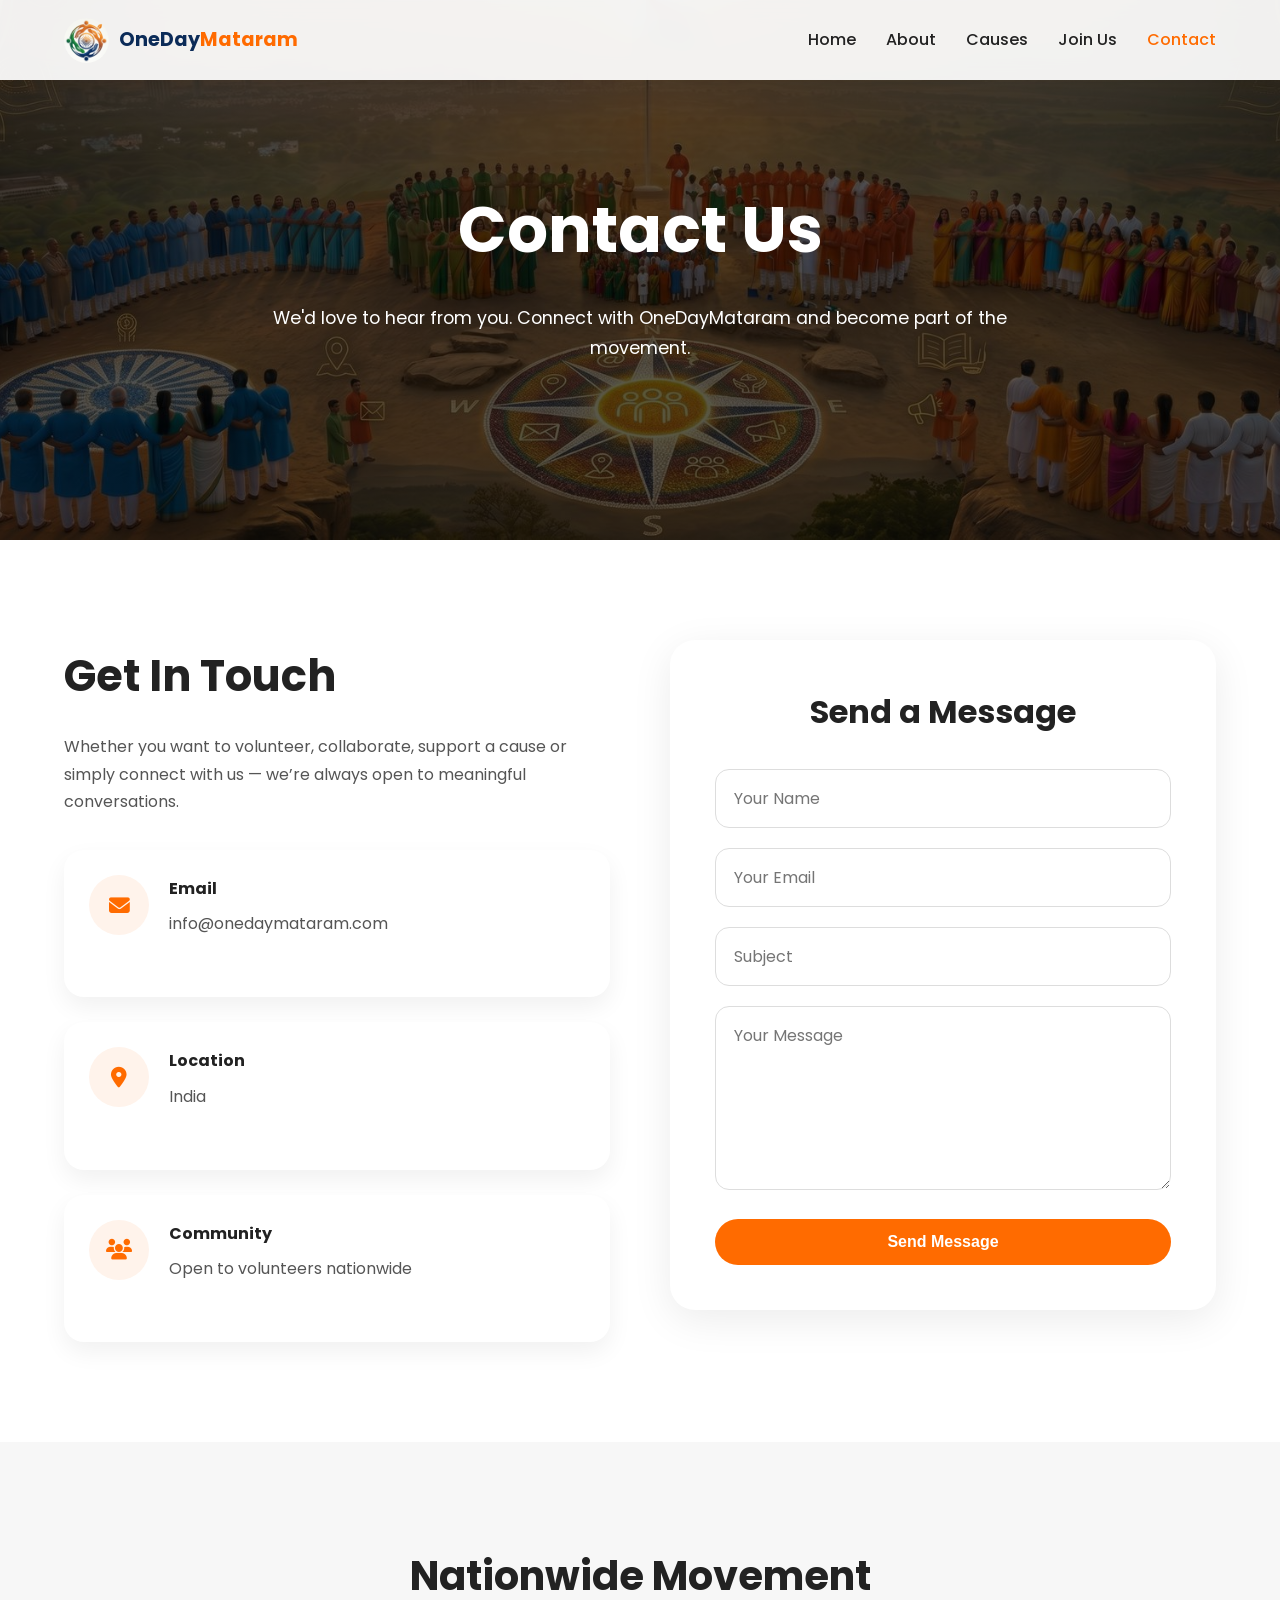
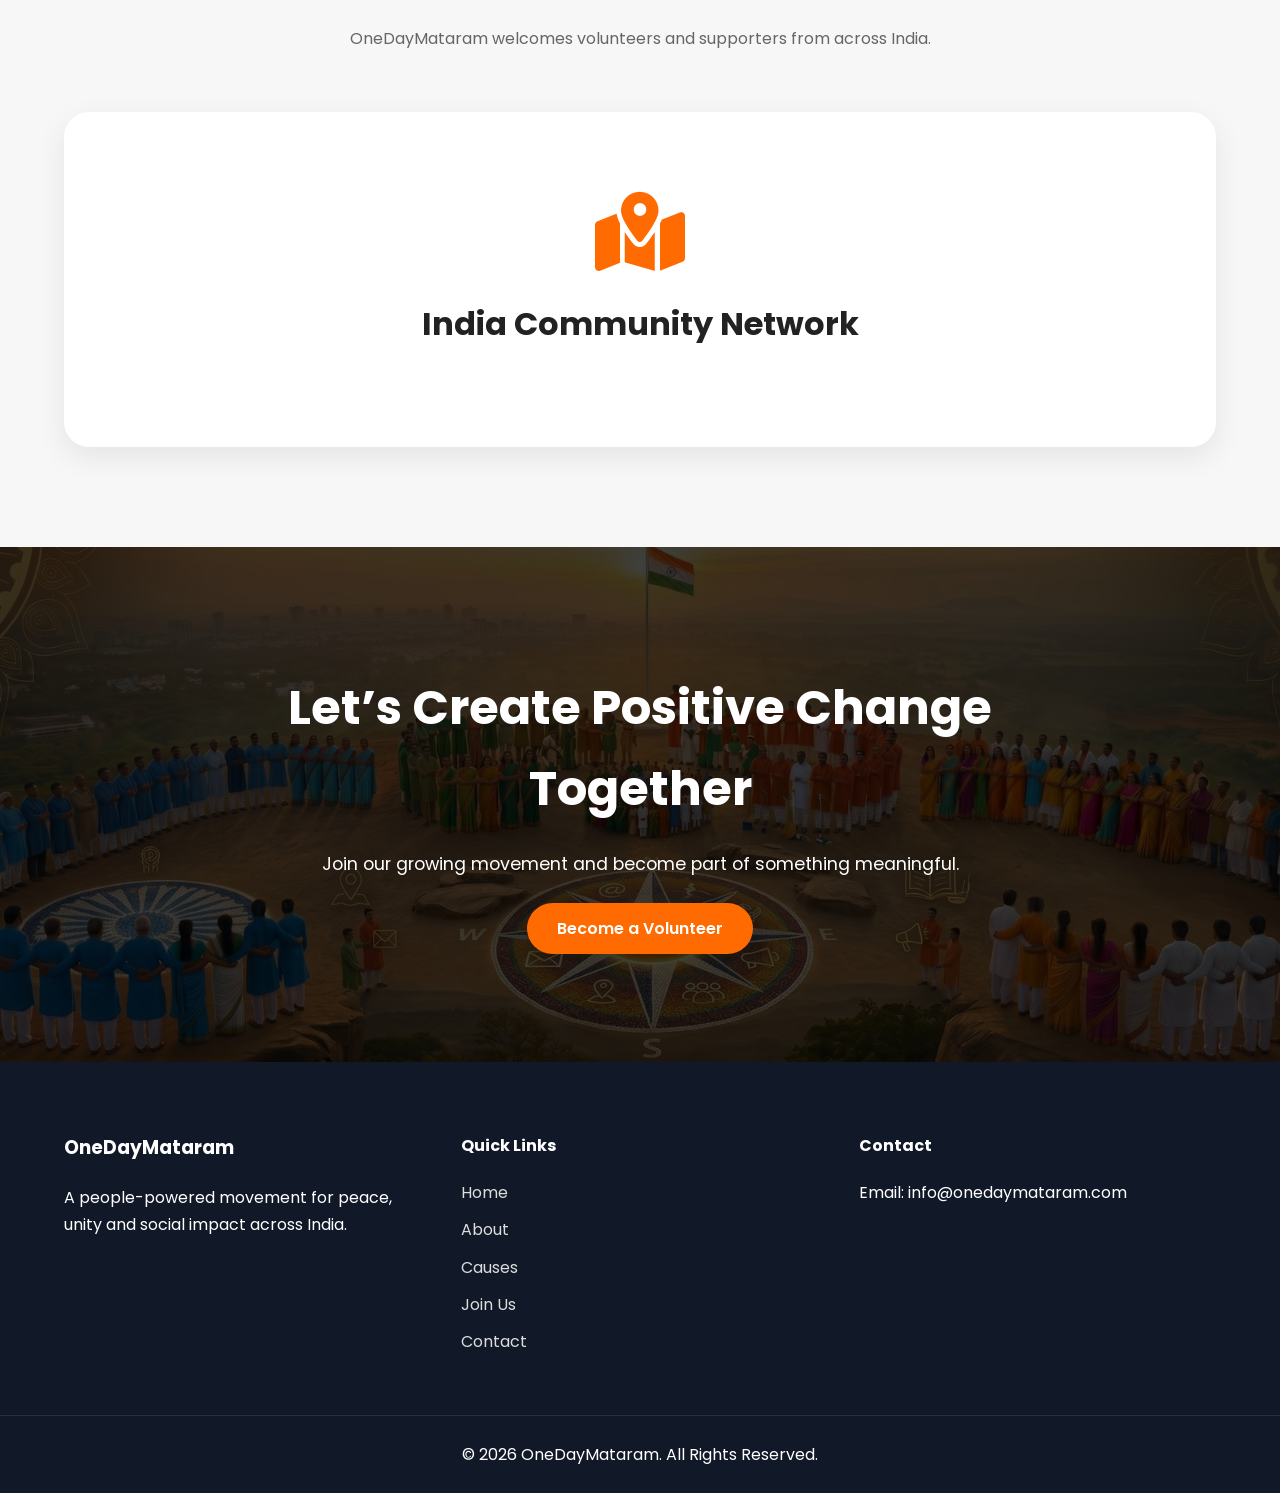
<file: contact.html>
<!doctype html>
<html lang="en">
  <head>
    <meta charset="UTF-8" />
    <meta name="viewport" content="width=device-width, initial-scale=1.0" />

    <title>Contact Us | OneDayMataram</title>
    <meta name="description" content="Connect with OneDayMataram. Reach out to volunteer, collaborate, support a cause, or join our nationwide social movement." />
    <link rel="icon" type="image/x-icon" href="assets/images/favicon.ico" />

    <!-- Open Graph / Social Sharing -->
    <meta property="og:type" content="website" />
    <meta property="og:title" content="Contact Us | OneDayMataram" />
    <meta property="og:description" content="Connect with OneDayMataram. Reach out to volunteer, collaborate, support a cause, or join our nationwide social movement." />
    <meta property="og:image" content="assets/images/contact-banner.jpg" />
    <meta name="twitter:card" content="summary_large_image" />

    <!-- Google Fonts -->
    <link rel="preconnect" href="https://fonts.googleapis.com" />
    <link rel="preconnect" href="https://fonts.gstatic.com" crossorigin />

    <link
      href="https://fonts.googleapis.com/css2?family=Poppins:wght@300;400;500;600;700&display=swap"
      rel="stylesheet"
    />

    <!-- Font Awesome -->
    <link
      rel="stylesheet"
      href="https://cdnjs.cloudflare.com/ajax/libs/font-awesome/6.5.2/css/all.min.css"
    />

    <!-- AOS -->
    <link href="https://unpkg.com/aos@2.3.4/dist/aos.css" rel="stylesheet" />

    <!-- CSS -->
    <link rel="stylesheet" href="assets/css/style.css" />
  </head>

  <body>
    <!-- ================= NAVBAR ================= -->

    <header class="header">
      <nav class="navbar container">
        <a href="index.html" class="logo">
          <img src="assets/images/logo.png" alt="OneDayMataram Logo" />
          <span class="logo-text">
            <span class="one">OneDay</span><span class="mat">Mataram</span>
          </span>
        </a>

        <ul class="nav-links" id="navLinks">
          <li><a href="index.html">Home</a></li>
          <li><a href="about.html">About</a></li>
          <li><a href="causes.html">Causes</a></li>
          <li><a href="join.html">Join Us</a></li>
          <!-- <li><a href="gallery.html">Gallery</a></li> -->
          <li><a href="contact.html" class="active">Contact</a></li>
        </ul>

        <div class="menu-toggle" id="menuToggle">
          <i class="fas fa-bars"></i>
        </div>
      </nav>
    </header>

    <!-- ================= PAGE HERO ================= -->

    <section class="page-hero contact-hero">
      <div class="page-overlay"></div>

      <div class="container page-hero-content" data-aos="fade-up">
        <h1>Contact Us</h1>

        <p>
          We'd love to hear from you. Connect with OneDayMataram and become part
          of the movement.
        </p>
      </div>
    </section>

    <!-- ================= CONTACT SECTION ================= -->

    <section class="contact-section section">
      <div class="container contact-grid">
        <!-- LEFT -->

        <div class="contact-info" data-aos="fade-right">
          <h2>Get In Touch</h2>

          <p>
            Whether you want to volunteer, collaborate, support a cause or
            simply connect with us — we’re always open to meaningful
            conversations.
          </p>

          <div class="contact-cards">
            <div class="contact-card">
              <i class="fas fa-envelope"></i>

              <div>
                <h4>Email</h4>
                <p>info@onedaymataram.com</p>
              </div>
            </div>

            <div class="contact-card">
              <i class="fas fa-location-dot"></i>

              <div>
                <h4>Location</h4>
                <p>India</p>
              </div>
            </div>

            <div class="contact-card">
              <i class="fas fa-users"></i>

              <div>
                <h4>Community</h4>
                <p>Open to volunteers nationwide</p>
              </div>
            </div>
          </div>

          <!-- Social media accounts (uncomment when accounts are created) -->
          <!--
          <div class="contact-social">
            <h3>Follow Us</h3>
            <div class="social-icons">
              <a href="#"><i class="fab fa-instagram"></i></a>
              <a href="#"><i class="fab fa-x-twitter"></i></a>
              <a href="#"><i class="fab fa-facebook-f"></i></a>
              <a href="#"><i class="fab fa-youtube"></i></a>
            </div>
          </div>
          -->
        </div>

        <!-- RIGHT -->

        <div class="contact-form-container" data-aos="fade-left">
          <form class="contact-form" id="contactForm">
            <h2>Send a Message</h2>

            <div class="form-group">
              <input type="text" id="contactName" name="name" placeholder="Your Name" required />
            </div>

            <div class="form-group">
              <input type="email" id="contactEmail" name="email" placeholder="Your Email" pattern="[a-zA-Z0-9._%+-]+@[a-zA-Z0-9.-]+\.[a-zA-Z]{2,}" title="Please enter a valid email address (e.g. name@example.com)" required />
            </div>

            <div class="form-group">
              <input type="text" id="contactSubject" name="subject" placeholder="Subject" />
            </div>

            <div class="form-group">
              <textarea id="contactMessage" name="message" rows="6" placeholder="Your Message"></textarea>
            </div>

            <button type="submit" class="btn primary-btn full-btn">
              Send Message
            </button>
          </form>
        </div>
      </div>
    </section>

    <!-- ================= MAP SECTION ================= -->

    <section class="map-section">
      <div class="container">
        <div class="section-title" data-aos="fade-up">
          <h2>Nationwide Movement</h2>

          <p>
            OneDayMataram welcomes volunteers and supporters from across India.
          </p>
        </div>

        <div class="map-placeholder" data-aos="zoom-in">
          <i class="fas fa-map-marked-alt"></i>

          <h3>India Community Network</h3>

          <!-- <p>Replace this section later with Google Maps or event location integrations.</p> -->
        </div>
      </div>
    </section>

    <!-- ================= CTA ================= -->

    <section class="contact-cta">
      <div class="container contact-cta-content" data-aos="fade-up">
        <h2>Let’s Create Positive Change Together</h2>

        <p>
          Join our growing movement and become part of something meaningful.
        </p>

        <a href="join.html" class="btn primary-btn"> Become a Volunteer </a>
      </div>
    </section>

    <!-- ================= FOOTER ================= -->

    <footer class="footer">
      <div class="container footer-grid">
        <div class="footer-about">
          <h3>OneDayMataram</h3>

          <p>
            A people-powered movement for peace, unity and social impact across
            India.
          </p>
        </div>

        <div class="footer-links">
          <h4>Quick Links</h4>

          <ul>
            <li><a href="index.html">Home</a></li>
            <li><a href="about.html">About</a></li>
            <li><a href="causes.html">Causes</a></li>
            <li><a href="join.html">Join Us</a></li>
            <!-- <li><a href="gallery.html">Gallery</a></li> -->
            <li><a href="contact.html">Contact</a></li>
          </ul>
        </div>

        <div class="footer-contact">
          <h4>Contact</h4>

          <p>Email: info@onedaymataram.com</p>

          <!-- Social media accounts (uncomment when accounts are created) -->
          <!--
          <div class="social-icons">
            <a href="#"><i class="fab fa-instagram"></i></a>
            <a href="#"><i class="fab fa-x-twitter"></i></a>
            <a href="#"><i class="fab fa-facebook-f"></i></a>
            <a href="#"><i class="fab fa-youtube"></i></a>
          </div>
          -->
        </div>
      </div>

      <div class="footer-bottom">
        <p>© 2026 OneDayMataram. All Rights Reserved.</p>
      </div>
    </footer>

    <!-- Scroll Top -->
    <button id="scrollTopBtn">
      <i class="fas fa-arrow-up"></i>
    </button>

    <!-- AOS -->
    <script src="https://unpkg.com/aos@2.3.4/dist/aos.js"></script>

    <!-- JS -->
    <script src="assets/js/script.js"></script>
    <script src="assets/js/form-handler.js"></script>
  </body>
</html>
</file>
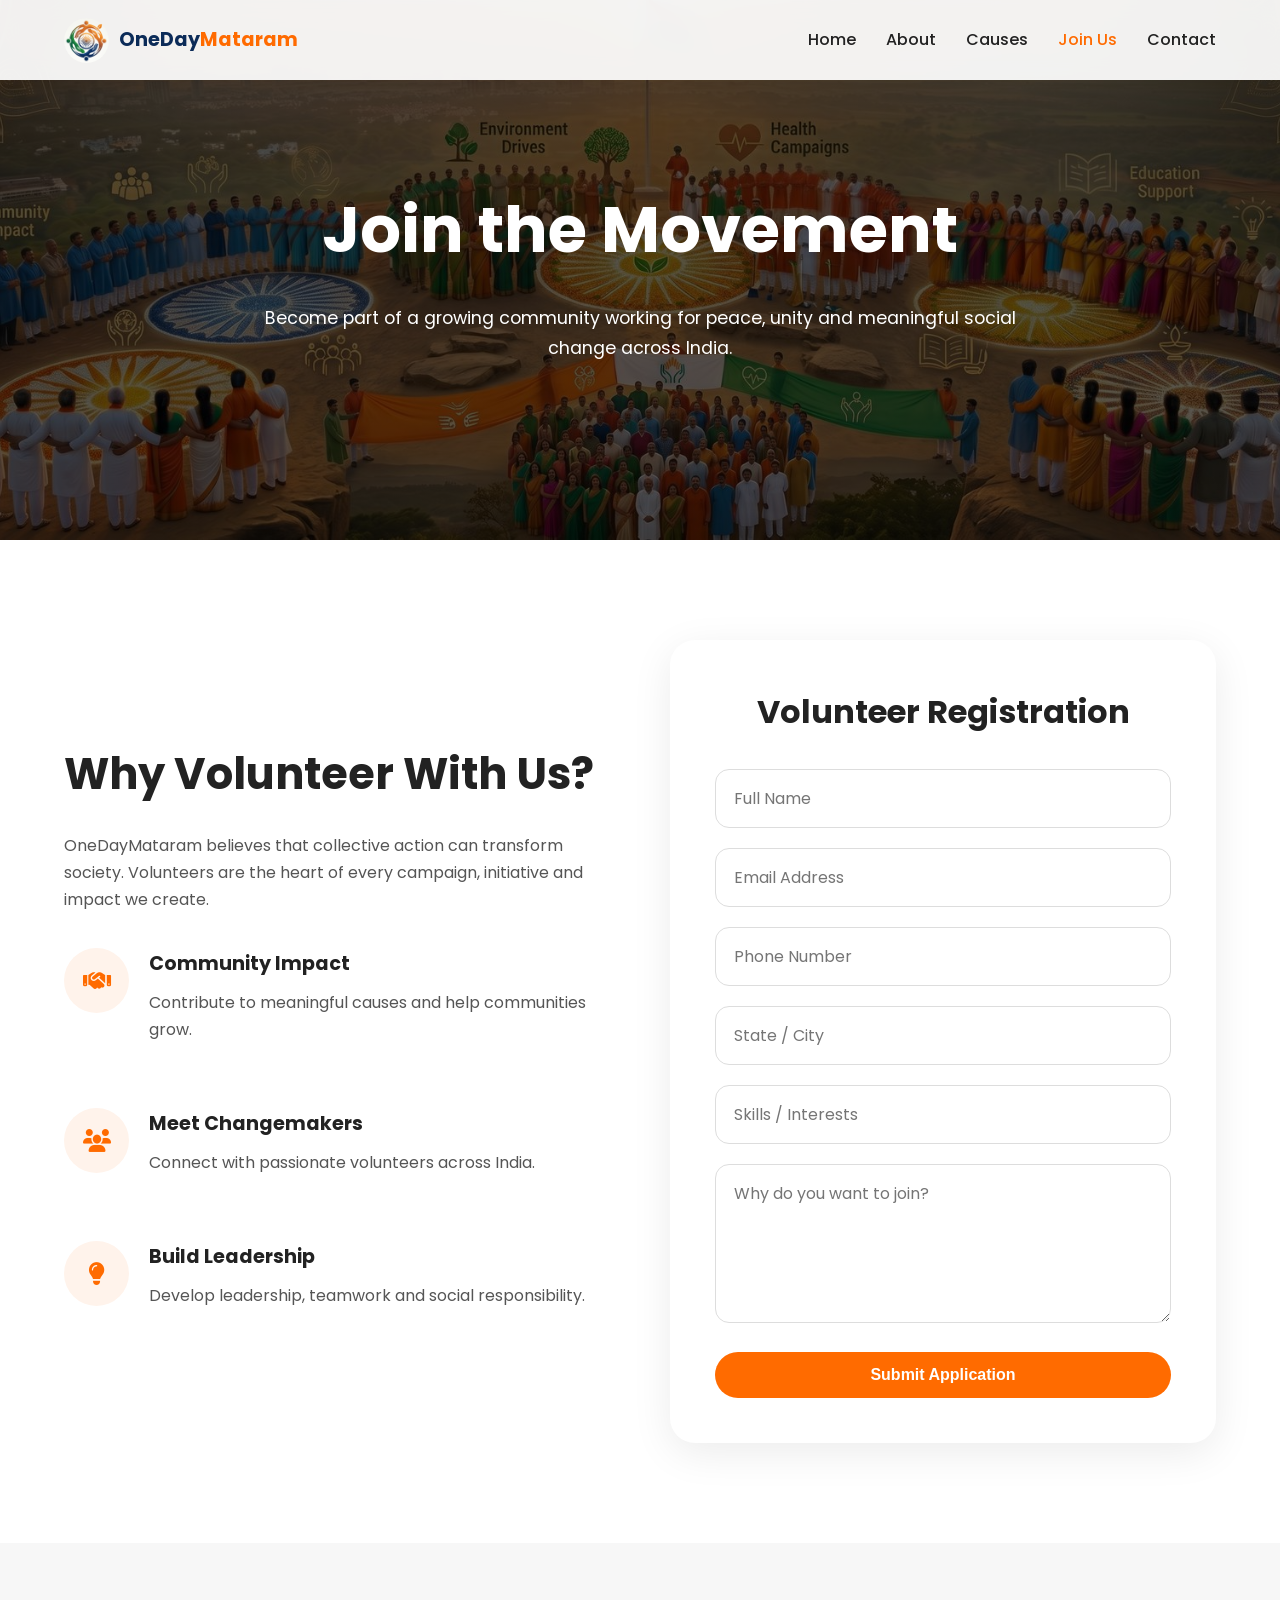
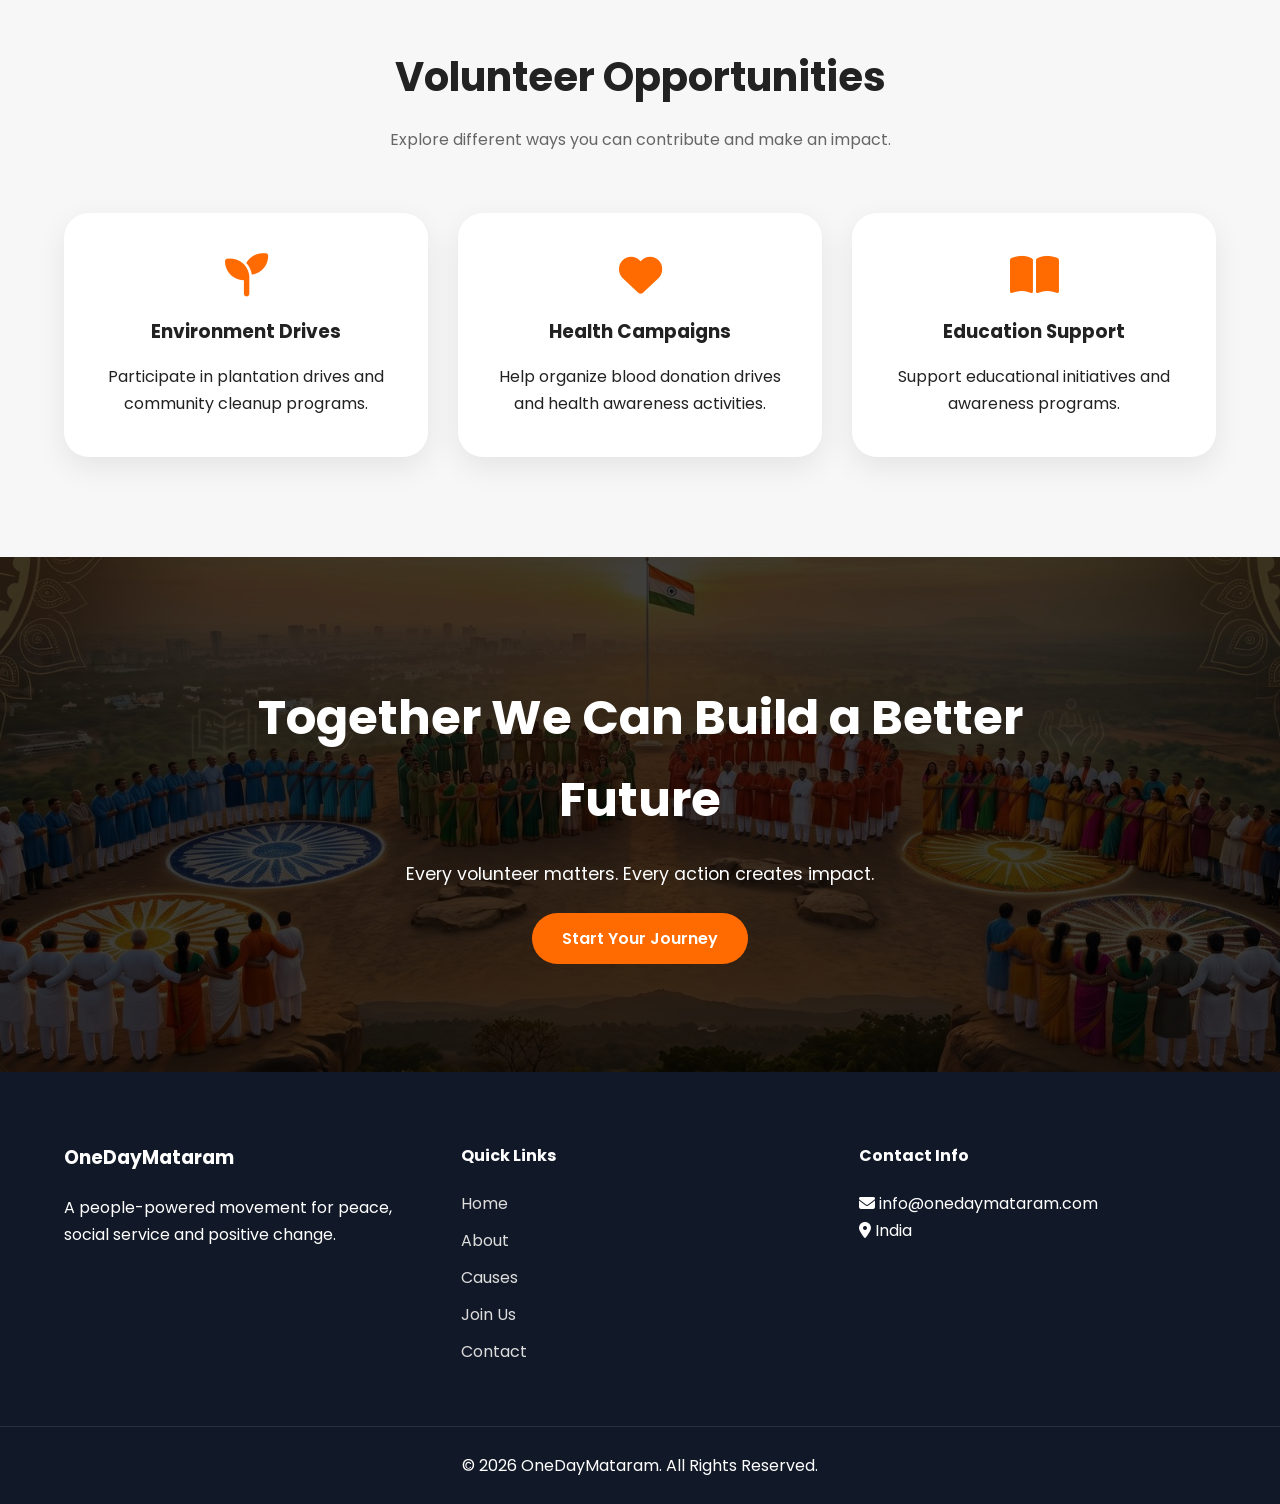
<file: join.html>
<!doctype html>
<html lang="en">
  <head>
    <meta charset="UTF-8" />
    <meta name="viewport" content="width=device-width, initial-scale=1.0" />

    <title>Join Us | OneDayMataram</title>
    <meta name="description" content="Become part of OneDayMataram. Volunteer for social service, community impact, environment drives, and health campaigns across India." />
    <link rel="icon" type="image/x-icon" href="assets/images/favicon.ico" />

    <!-- Open Graph / Social Sharing -->
    <meta property="og:type" content="website" />
    <meta property="og:title" content="Join Us | OneDayMataram" />
    <meta property="og:description" content="Become part of OneDayMataram. Volunteer for social service, community impact, environment drives, and health campaigns across India." />
    <meta property="og:image" content="assets/images/join-banner.jpg" />
    <meta name="twitter:card" content="summary_large_image" />

    <!-- Google Fonts -->
    <link rel="preconnect" href="https://fonts.googleapis.com" />
    <link rel="preconnect" href="https://fonts.gstatic.com" crossorigin />

    <link
      href="https://fonts.googleapis.com/css2?family=Poppins:wght@300;400;500;600;700&display=swap"
      rel="stylesheet"
    />

    <!-- Font Awesome -->
    <link
      rel="stylesheet"
      href="https://cdnjs.cloudflare.com/ajax/libs/font-awesome/6.5.2/css/all.min.css"
    />

    <!-- AOS -->
    <link href="https://unpkg.com/aos@2.3.4/dist/aos.css" rel="stylesheet" />

    <!-- CSS -->
    <link rel="stylesheet" href="assets/css/style.css" />
  </head>

  <body>
    <!-- ================= NAVBAR ================= -->

    <header class="header">
      <nav class="navbar container">
        <a href="index.html" class="logo">
          <img src="assets/images/logo.png" alt="OneDayMataram Logo" />
          <span class="logo-text">
            <span class="one">OneDay</span><span class="mat">Mataram</span>
          </span>
        </a>

        <ul class="nav-links" id="navLinks">
          <li><a href="index.html">Home</a></li>
          <li><a href="about.html">About</a></li>
          <li><a href="causes.html">Causes</a></li>
          <li><a href="join.html" class="active">Join Us</a></li>
          <!-- <li><a href="gallery.html">Gallery</a></li> -->
          <li><a href="contact.html">Contact</a></li>
        </ul>

        <div class="menu-toggle" id="menuToggle">
          <i class="fas fa-bars"></i>
        </div>
      </nav>
    </header>

    <!-- ================= PAGE HERO ================= -->

    <section class="page-hero join-hero">
      <div class="page-overlay"></div>

      <div class="container page-hero-content" data-aos="fade-up">
        <h1>Join the Movement</h1>

        <p>
          Become part of a growing community working for peace, unity and
          meaningful social change across India.
        </p>
      </div>
    </section>

    <!-- ================= JOIN SECTION ================= -->

    <section class="join-section section">
      <div class="container join-grid">
        <!-- LEFT SIDE -->

        <div class="join-info" data-aos="fade-right">
          <h2>Why Volunteer With Us?</h2>

          <p>
            OneDayMataram believes that collective action can transform society.
            Volunteers are the heart of every campaign, initiative and impact we
            create.
          </p>

          <div class="join-points">
            <div class="join-point">
              <i class="fas fa-handshake"></i>
              <div>
                <h4>Community Impact</h4>
                <p>
                  Contribute to meaningful causes and help communities grow.
                </p>
              </div>
            </div>

            <div class="join-point">
              <i class="fas fa-users"></i>
              <div>
                <h4>Meet Changemakers</h4>
                <p>Connect with passionate volunteers across India.</p>
              </div>
            </div>

            <div class="join-point">
              <i class="fas fa-lightbulb"></i>
              <div>
                <h4>Build Leadership</h4>
                <p>Develop leadership, teamwork and social responsibility.</p>
              </div>
            </div>
          </div>
        </div>

        <!-- RIGHT SIDE -->

        <div class="join-form-container" id="join-form-section" data-aos="fade-left">
          <form class="join-form" id="joinForm">
            <h2>Volunteer Registration</h2>

            <div class="form-group">
              <input type="text" id="joinName" name="name" placeholder="Full Name" required />
            </div>

            <div class="form-group">
              <input type="email" id="joinEmail" name="email" placeholder="Email Address" pattern="[a-zA-Z0-9._%+-]+@[a-zA-Z0-9.-]+\.[a-zA-Z]{2,}" title="Please enter a valid email address (e.g. name@example.com)" required />
            </div>

            <div class="form-group">
              <input type="tel" id="joinPhone" name="phone" placeholder="Phone Number" required />
            </div>

            <div class="form-group">
              <input type="text" id="joinState" name="location" placeholder="State / City" />
            </div>

            <div class="form-group">
              <input type="text" id="joinSkills" name="skills" placeholder="Skills / Interests" />
            </div>

            <div class="form-group">
              <textarea
                id="joinReason"
                name="reason"
                rows="5"
                placeholder="Why do you want to join?"
              ></textarea>
            </div>

            <button type="submit" class="btn primary-btn full-btn">
              Submit Application
            </button>
          </form>
        </div>
      </div>
    </section>

    <!-- ================= VOLUNTEER AREAS ================= -->

    <section class="volunteer-areas section">
      <div class="container">
        <div class="section-title" data-aos="fade-up">
          <h2>Volunteer Opportunities</h2>

          <p>Explore different ways you can contribute and make an impact.</p>
        </div>

        <div class="areas-grid">
          <div class="area-card" data-aos="zoom-in">
            <i class="fas fa-seedling"></i>

            <h3>Environment Drives</h3>

            <p>
              Participate in plantation drives and community cleanup programs.
            </p>
          </div>

          <div class="area-card" data-aos="zoom-in" data-aos-delay="100">
            <i class="fas fa-heart"></i>

            <h3>Health Campaigns</h3>

            <p>
              Help organize blood donation drives and health awareness
              activities.
            </p>
          </div>

          <div class="area-card" data-aos="zoom-in" data-aos-delay="200">
            <i class="fas fa-book-open"></i>

            <h3>Education Support</h3>

            <p>Support educational initiatives and awareness programs.</p>
          </div>
        </div>
      </div>
    </section>

    <!-- ================= CTA ================= -->

    <section class="join-cta">
      <div class="container join-cta-content" data-aos="fade-up">
        <h2>Together We Can Build a Better Future</h2>

        <p>Every volunteer matters. Every action creates impact.</p>

        <a href="#join-form-section" class="btn primary-btn"> Start Your Journey </a>
      </div>
    </section>

    <!-- ================= FOOTER ================= -->

    <footer class="footer">
      <div class="container footer-grid">
        <div class="footer-about">
          <h3>OneDayMataram</h3>

          <p>
            A people-powered movement for peace, social service and positive
            change.
          </p>
        </div>

        <div class="footer-links">
          <h4>Quick Links</h4>

          <ul>
            <li><a href="index.html">Home</a></li>
            <li><a href="about.html">About</a></li>
            <li><a href="causes.html">Causes</a></li>
            <li><a href="join.html">Join Us</a></li>
            <!-- <li><a href="gallery.html">Gallery</a></li> -->
            <li><a href="contact.html">Contact</a></li>
          </ul>
        </div>

        <div class="footer-contact">
          <h4>Contact Info</h4>

          <p><i class="fas fa-envelope"></i> info@onedaymataram.com</p>

          <p><i class="fas fa-location-dot"></i> India</p>
        </div>
      </div>

      <div class="footer-bottom">
        <p>© 2026 OneDayMataram. All Rights Reserved.</p>
      </div>
    </footer>

    <!-- Scroll Top -->
    <button id="scrollTopBtn">
      <i class="fas fa-arrow-up"></i>
    </button>

    <!-- AOS -->
    <script src="https://unpkg.com/aos@2.3.4/dist/aos.js"></script>

    <!-- JS -->
    <script src="assets/js/script.js"></script>
    <script src="assets/js/form-handler.js"></script>
  </body>
</html>
</file>
<file: assets/css/style.css>
* {
  margin: 0;
  padding: 0;
  box-sizing: border-box;
  scroll-behavior: smooth;
}

html,
body {
  width: 100%;
  overflow-x: hidden;
}

body {
  font-family: "Poppins", sans-serif;
  color: #222;
  background: #fff;
  line-height: 1.7;
}

.container {
  width: 90%;
  max-width: 1200px;
  margin: auto;
}

.section {
  padding: 100px 0;
}

/* ================= NAVBAR ================= */

.header {
  position: fixed;
  width: 100%;
  top: 0;
  left: 0;
  z-index: 1000;
  background: #ffffffee;
  backdrop-filter: blur(10px);
  box-shadow: 0 2px 10px rgba(0, 0, 0, 0.05);
}

.navbar {
  display: flex;
  justify-content: space-between;
  align-items: center;
  height: 80px;
}

.logo {
  display: flex;
  align-items: center;
  gap: 10px;
  text-decoration: none;
  font-size: 1.2rem;
  font-weight: 700;
}

/* image */
.logo img {
  width: 45px;
  height: 45px;
  object-fit: cover;
  border-radius: 50%;
  background: #ddd;
}

/* text wrapper */
.logo-text {
  display: inline-block;
  line-height: 1;
  font-size: 1.2rem;
}

/* colors */
.logo-text .one {
  color: #0b2b58; /* Blue */
}

.logo-text .mat {
  color: #ff6b00; /* Orange */
}

.nav-links {
  display: flex;
  list-style: none;
  gap: 30px;
}

.nav-links a {
  text-decoration: none;
  color: #222;
  font-weight: 500;
  transition: 0.3s;
}

.nav-links a:hover {
  color: #ff6b00;
}

.menu-toggle {
  display: none;
  font-size: 1.5rem;
  cursor: pointer;
}

/* ================= HERO ================= */

.hero {
  height: 100vh;
  background:
    linear-gradient(rgba(0, 0, 0, 0.55), rgba(0, 0, 0, 0.55)),
    url("../images/hero.jpg") center/cover no-repeat;
  display: flex;
  align-items: center;
  position: relative;
}

.hero-content {
  position: relative;
  z-index: 2;
  color: #fff;
  max-width: 700px;
}

.hero-content h1 {
  font-size: 4rem;
  line-height: 1.2;
  margin-bottom: 20px;
}

.hero-content p {
  font-size: 1.1rem;
  margin-bottom: 35px;
}

.hero-buttons {
  display: flex;
  gap: 20px;
  flex-wrap: wrap;
}

.btn {
  padding: 14px 30px;
  border-radius: 50px;
  text-decoration: none;
  font-weight: 600;
  transition: 0.3s;
}

.primary-btn {
  background: #ff6b00;
  color: #fff;
}

.primary-btn:hover {
  background: #e45f00;
  transform: translateY(-3px);
}

.secondary-btn {
  border: 2px solid #fff;
  color: #fff;
}

.secondary-btn:hover {
  background: #fff;
  color: #111;
}

/* ================= TITLES ================= */

.section-title {
  text-align: center;
  margin-bottom: 60px;
}

.section-title h2 {
  font-size: 2.5rem;
  margin-bottom: 15px;
}

.section-title p {
  color: #666;
}

/* ================= MISSION ================= */

.mission-grid {
  display: grid;
  grid-template-columns: repeat(auto-fit, minmax(250px, 1fr));
  gap: 30px;
}

.mission-card {
  background: #fff;
  padding: 40px 30px;
  border-radius: 20px;
  text-align: center;
  box-shadow: 0 10px 30px rgba(0, 0, 0, 0.08);
  transition: 0.4s;
}

.mission-card:hover {
  transform: translateY(-10px);
}

.mission-card i {
  font-size: 3rem;
  color: #ff6b00;
  margin-bottom: 20px;
}

/* ================= STATS ================= */

.stats {
  background: #f7f7f7;
}

.stats-grid {
  display: grid;
  grid-template-columns: repeat(auto-fit, minmax(250px, 1fr));
  gap: 30px;
  text-align: center;
}

.stat-box h2 {
  font-size: 3rem;
  color: #ff6b00;
}

/* ================= CAUSES ================= */

.causes-grid {
  display: grid;
  grid-template-columns: repeat(auto-fit, minmax(280px, 1fr));
  gap: 30px;
}

.cause-card {
  padding: 40px 30px;
  border-radius: 20px;
  background: #fff;
  box-shadow: 0 10px 30px rgba(0, 0, 0, 0.08);
  transition: 0.4s;
}

.cause-card:hover {
  transform: translateY(-10px);
}

.cause-card i {
  font-size: 2.5rem;
  color: #ff6b00;
  margin-bottom: 20px;
}

/* ================= DONATION ================= */

.donation {
  padding: 100px 0;
  background:
    linear-gradient(rgba(0, 0, 0, 0.7), rgba(0, 0, 0, 0.7)),
    url("../images/hero.jpg") center/cover no-repeat;
  text-align: center;
  color: #fff;
}

.donation-content h2 {
  font-size: 3rem;
  margin-bottom: 20px;
}

.donation-content p {
  margin-bottom: 30px;
}

/* ================= CTA ================= */

.cta-box {
  background: #ff6b00;
  color: #fff;
  padding: 70px 40px;
  border-radius: 25px;
  text-align: center;
}

.cta-box h2 {
  font-size: 2.5rem;
  margin-bottom: 20px;
}

.cta-box p {
  margin-bottom: 30px;
}

.cta-box .btn {
  background: #ffffff;
  color: #ff6b00;
  font-weight: 700;
  border-radius: 30px;
  padding: 14px 34px;
  box-shadow: 0 8px 20px rgba(0, 0, 0, 0.2);
  display: inline-block;
  transition: all 0.3s ease;
}

.cta-box .btn:hover {
  background: #0b2b58;
  color: #ffffff;
  transform: translateY(-3px);
  box-shadow: 0 12px 25px rgba(11, 43, 88, 0.4);
}

/* ================= FOOTER ================= */

.footer {
  background: #111827;
  color: #fff;
  padding-top: 70px;
}

.footer-grid {
  display: grid;
  grid-template-columns: repeat(auto-fit, minmax(250px, 1fr));
  gap: 40px;
}

.footer h4,
.footer h3 {
  margin-bottom: 20px;
}

.footer ul {
  list-style: none;
}

.footer ul li {
  margin-bottom: 10px;
}

.footer a {
  text-decoration: none;
  color: #ddd;
}

.footer a:hover {
  color: #ff6b00;
}

.social-icons {
  display: flex;
  gap: 15px;
  margin-top: 20px;
}

.social-icons a {
  width: 40px;
  height: 40px;
  background: #1f2937;
  display: flex;
  align-items: center;
  justify-content: center;
  border-radius: 50%;
  transition: 0.3s;
}

.social-icons a:hover {
  background: #ff6b00;
}

.footer-bottom {
  text-align: center;
  padding: 25px 0;
  margin-top: 50px;
  border-top: 1px solid rgba(255, 255, 255, 0.1);
}

/* ================= SCROLL TOP ================= */

#scrollTopBtn {
  position: fixed;
  bottom: 30px;
  right: 30px;
  background: #ff6b00;
  color: #fff;
  border: none;
  width: 50px;
  height: 50px;
  border-radius: 50%;
  cursor: pointer;
  display: none;
  z-index: 1000;
}

/* ================= RESPONSIVE ================= */

@media (max-width: 900px) {
  .nav-links {
    position: absolute;
    top: 80px;
    left: -100%;
    width: 100%;
    background: #fff;
    flex-direction: column;
    text-align: center;
    padding: 30px 0;
    transition: 0.4s;
  }

  .nav-links.active {
    left: 0;
  }

  .menu-toggle {
    display: block;
  }

  .hero-content h1 {
    font-size: 2.7rem;
  }
}
/* ================= PAGE HERO ================= */

.page-hero {
  height: 60vh;
  position: relative;
  display: flex;
  align-items: center;
  justify-content: center;
  text-align: center;
  color: #fff;
}

.about-hero {
  background:
    linear-gradient(rgba(0, 0, 0, 0.65), rgba(0, 0, 0, 0.65)),
    url("../images/about-banner.jpg") center/cover no-repeat;
}

.page-overlay {
  position: absolute;
  inset: 0;
}

.page-hero-content {
  position: relative;
  z-index: 2;
  max-width: 800px;
}

.page-hero-content h1 {
  font-size: 4rem;
  margin-bottom: 20px;
}

.page-hero-content p {
  font-size: 1.1rem;
}

/* ================= ABOUT GRID ================= */

.about-grid {
  display: grid;
  grid-template-columns: repeat(auto-fit, minmax(300px, 1fr));
  gap: 60px;
  align-items: center;
}

.about-image img {
  width: 100%;
  border-radius: 25px;
  box-shadow: 0 10px 40px rgba(0, 0, 0, 0.15);
}

.about-content h2 {
  font-size: 2.5rem;
  margin-bottom: 20px;
}

.about-content p {
  margin-bottom: 20px;
  color: #555;
}

/* ================= VISION ================= */

.vision {
  background: #f7f7f7;
}

.vision-grid {
  display: grid;
  grid-template-columns: repeat(auto-fit, minmax(280px, 1fr));
  gap: 30px;
}

.vision-card {
  background: #fff;
  padding: 40px 30px;
  border-radius: 25px;
  text-align: center;
  box-shadow: 0 10px 30px rgba(0, 0, 0, 0.08);
  transition: 0.4s;
}

.vision-card:hover {
  transform: translateY(-10px);
}

.vision-card i {
  font-size: 3rem;
  color: #ff6b00;
  margin-bottom: 20px;
}

/* ================= VALUES ================= */

.values-grid {
  display: grid;
  grid-template-columns: repeat(auto-fit, minmax(250px, 1fr));
  gap: 30px;
}

.value-card {
  background: #fff;
  padding: 35px 25px;
  border-radius: 20px;
  text-align: center;
  box-shadow: 0 10px 25px rgba(0, 0, 0, 0.08);
  transition: 0.4s;
}

.value-card:hover {
  transform: translateY(-10px);
}

.value-card i {
  font-size: 2.5rem;
  color: #ff6b00;
  margin-bottom: 20px;
}

/* ================= JOURNEY ================= */

.journey {
  background:
    linear-gradient(rgba(0, 0, 0, 0.75), rgba(0, 0, 0, 0.75)),
    url("../images/journey.jpg") center/cover no-repeat;
  color: #fff;
  text-align: center;
}

.journey-content {
  max-width: 800px;
  margin: auto;
}

.journey-content h2 {
  font-size: 3rem;
  margin-bottom: 25px;
}

.journey-content p {
  margin-bottom: 20px;
}

/* ================= ACTIVE NAV ================= */

.nav-links a.active {
  color: #ff6b00;
}

/* ================= RESPONSIVE ================= */

@media (max-width: 768px) {
  .page-hero-content h1 {
    font-size: 2.8rem;
  }

  .about-content h2 {
    font-size: 2rem;
  }

  .journey-content h2 {
    font-size: 2.3rem;
  }
}

/* ================= CAUSES HERO ================= */

.causes-hero {
  background:
    linear-gradient(rgba(0, 0, 0, 0.65), rgba(0, 0, 0, 0.65)),
    url("../images/causes-banner.jpg") center/cover no-repeat;
}

/* ================= CAUSES PAGE ================= */

.causes-page {
  padding-top: 0;
}

.causes-page-grid {
  display: grid;
  grid-template-columns: repeat(auto-fit, minmax(300px, 1fr));
  gap: 35px;
}

.cause-box {
  background: #fff;
  padding: 45px 35px;
  border-radius: 25px;
  box-shadow: 0 10px 30px rgba(0, 0, 0, 0.08);
  transition: 0.4s;
  position: relative;
  overflow: hidden;
}

.cause-box::before {
  content: "";
  position: absolute;
  top: 0;
  left: 0;
  width: 100%;
  height: 5px;
  background: #ff6b00;
}

.cause-box:hover {
  transform: translateY(-12px);
}

.cause-icon {
  width: 80px;
  height: 80px;
  border-radius: 50%;
  background: #fff3eb;
  display: flex;
  align-items: center;
  justify-content: center;
  margin-bottom: 25px;
}

.cause-icon i {
  font-size: 2rem;
  color: #ff6b00;
}

.cause-box h3 {
  margin-bottom: 15px;
  font-size: 1.5rem;
}

.cause-box p {
  color: #666;
}

/* ================= IMPACT ================= */

.impact {
  background: #f7f7f7;
}

.impact-grid {
  display: grid;
  grid-template-columns: repeat(auto-fit, minmax(250px, 1fr));
  gap: 30px;
}

.impact-card {
  background: #fff;
  padding: 50px 30px;
  border-radius: 25px;
  text-align: center;
  box-shadow: 0 10px 30px rgba(0, 0, 0, 0.08);
  transition: 0.4s;
}

.impact-card:hover {
  transform: translateY(-10px);
}

.impact-card h3 {
  font-size: 3rem;
  color: #ff6b00;
  margin-bottom: 15px;
}

/* ================= CAUSES CTA ================= */

.causes-cta {
  padding: 120px 0;
  background:
    linear-gradient(rgba(0, 0, 0, 0.75), rgba(0, 0, 0, 0.75)),
    url("../images/volunteers.jpg") center/cover no-repeat;
  text-align: center;
  color: #fff;
}

.causes-cta-content {
  max-width: 800px;
  margin: auto;
}

.causes-cta-content h2 {
  font-size: 3rem;
  margin-bottom: 20px;
}

.causes-cta-content p {
  margin-bottom: 35px;
}

/* ================= RESPONSIVE ================= */

@media (max-width: 768px) {
  .causes-cta-content h2 {
    font-size: 2.3rem;
  }

  .cause-box {
    padding: 35px 25px;
  }
}

/* ================= JOIN HERO ================= */

.join-hero {
  background:
    linear-gradient(rgba(0, 0, 0, 0.65), rgba(0, 0, 0, 0.65)),
    url("../images/join-banner.jpg") center/cover no-repeat;
}

/* ================= JOIN SECTION ================= */

.join-grid {
  display: grid;
  grid-template-columns: repeat(auto-fit, minmax(320px, 1fr));
  gap: 60px;
  align-items: center;
}

.join-info h2 {
  font-size: 2.7rem;
  margin-bottom: 20px;
}

.join-info p {
  color: #555;
  margin-bottom: 35px;
}

.join-points {
  display: flex;
  flex-direction: column;
  gap: 30px;
}

.join-point {
  display: flex;
  align-items: flex-start;
  gap: 20px;
}

.join-point i {
  width: 65px;
  height: 65px;
  border-radius: 50%;
  background: #fff3eb;
  display: flex;
  align-items: center;
  justify-content: center;
  color: #ff6b00;
  font-size: 1.4rem;
  flex-shrink: 0;
}

.join-point h4 {
  margin-bottom: 8px;
  font-size: 1.2rem;
}

/* ================= FORM ================= */

.join-form-container {
  background: #fff;
  padding: 45px;
  border-radius: 25px;
  box-shadow: 0 10px 40px rgba(0, 0, 0, 0.08);
}

.join-form h2 {
  margin-bottom: 30px;
  text-align: center;
  font-size: 2rem;
}

.form-group {
  margin-bottom: 20px;
}

.form-group input,
.form-group textarea {
  width: 100%;
  padding: 16px 18px;
  border: 1px solid #ddd;
  border-radius: 14px;
  font-family: "Poppins", sans-serif;
  font-size: 1rem;
  outline: none;
  transition: 0.3s;
}

.form-group input:focus,
.form-group textarea:focus {
  border-color: #ff6b00;
  box-shadow: 0 0 0 4px rgba(255, 107, 0, 0.1);
}

.full-btn {
  width: 100%;
  border: none;
  cursor: pointer;
  font-size: 1rem;
}

/* ================= VOLUNTEER AREAS ================= */

.volunteer-areas {
  background: #f7f7f7;
}

.areas-grid {
  display: grid;
  grid-template-columns: repeat(auto-fit, minmax(280px, 1fr));
  gap: 30px;
}

.area-card {
  background: #fff;
  padding: 40px 30px;
  border-radius: 25px;
  text-align: center;
  box-shadow: 0 10px 30px rgba(0, 0, 0, 0.08);
  transition: 0.4s;
}

.area-card:hover {
  transform: translateY(-10px);
}

.area-card i {
  font-size: 2.7rem;
  color: #ff6b00;
  margin-bottom: 20px;
}

.area-card h3 {
  margin-bottom: 15px;
}

/* ================= JOIN CTA ================= */

.join-cta {
  padding: 120px 0;
  text-align: center;
  color: #fff;
  background:
    linear-gradient(rgba(0, 0, 0, 0.75), rgba(0, 0, 0, 0.75)),
    url("../images/volunteer-team.jpg") center/cover no-repeat;
}

.join-cta-content {
  max-width: 800px;
  margin: auto;
}

.join-cta-content h2 {
  font-size: 3rem;
  margin-bottom: 20px;
}

.join-cta-content p {
  margin-bottom: 35px;
  font-size: 1.1rem;
}

/* ================= RESPONSIVE ================= */

@media (max-width: 768px) {
  .join-info h2 {
    font-size: 2rem;
  }

  .join-form-container {
    padding: 35px 25px;
  }

  .join-cta-content h2 {
    font-size: 2.3rem;
  }
}

/* ================= GALLERY HERO ================= */

.gallery-hero {
  background:
    linear-gradient(rgba(0, 0, 0, 0.65), rgba(0, 0, 0, 0.65)),
    url("../images/gallery-banner.jpg") center/cover no-repeat;
}

/* ================= GALLERY SECTION ================= */

.gallery-section {
  padding-bottom: 100px;
}

.gallery-grid {
  display: grid;
  grid-template-columns: repeat(auto-fit, minmax(300px, 1fr));
  gap: 25px;
}

.gallery-item {
  position: relative;
  overflow: hidden;
  border-radius: 25px;
  cursor: pointer;
}

.gallery-item img {
  width: 100%;
  height: 320px;
  object-fit: cover;
  transition: 0.5s;
  display: block;
}

.gallery-overlay {
  position: absolute;
  inset: 0;
  background: linear-gradient(rgba(0, 0, 0, 0.1), rgba(0, 0, 0, 0.7));
  display: flex;
  align-items: flex-end;
  padding: 25px;
  opacity: 0;
  transition: 0.4s;
}

.gallery-overlay h3 {
  color: #fff;
  font-size: 1.4rem;
}

.gallery-item:hover img {
  transform: scale(1.1);
}

.gallery-item:hover .gallery-overlay {
  opacity: 1;
}

/* ================= VIDEO SECTION ================= */

.video-section {
  background: #f7f7f7;
}

.video-placeholder {
  background: #fff;
  border-radius: 25px;
  padding: 80px 40px;
  text-align: center;
  box-shadow: 0 10px 30px rgba(0, 0, 0, 0.08);
}

.video-placeholder i {
  font-size: 5rem;
  color: #ff6b00;
  margin-bottom: 25px;
}

.video-placeholder h3 {
  font-size: 2rem;
  margin-bottom: 15px;
}

.video-placeholder p {
  color: #666;
}

/* ================= GALLERY CTA ================= */

.gallery-cta {
  padding: 120px 0;
  background:
    linear-gradient(rgba(0, 0, 0, 0.75), rgba(0, 0, 0, 0.75)),
    url("../images/gallery-cta.jpg") center/cover no-repeat;
  text-align: center;
  color: #fff;
}

.gallery-cta-content {
  max-width: 800px;
  margin: auto;
}

.gallery-cta-content h2 {
  font-size: 3rem;
  margin-bottom: 20px;
}

.gallery-cta-content p {
  margin-bottom: 35px;
  font-size: 1.1rem;
}

/* ================= RESPONSIVE ================= */

@media (max-width: 768px) {
  .gallery-item img {
    height: 260px;
  }

  .gallery-cta-content h2 {
    font-size: 2.3rem;
  }

  .video-placeholder {
    padding: 60px 25px;
  }
}

/* ================= CONTACT HERO ================= */

.contact-hero {
  background:
    linear-gradient(rgba(0, 0, 0, 0.65), rgba(0, 0, 0, 0.65)),
    url("../images/contact-banner.jpg") center/cover no-repeat;
}

/* ================= CONTACT SECTION ================= */

.contact-grid {
  display: grid;
  grid-template-columns: repeat(auto-fit, minmax(320px, 1fr));
  gap: 60px;
  align-items: start;
}

.contact-info h2 {
  font-size: 2.7rem;
  margin-bottom: 20px;
}

.contact-info p {
  color: #555;
  margin-bottom: 35px;
}

.contact-cards {
  display: flex;
  flex-direction: column;
  gap: 25px;
}

.contact-card {
  display: flex;
  gap: 20px;
  align-items: flex-start;
  background: #fff;
  padding: 25px;
  border-radius: 20px;
  box-shadow: 0 10px 25px rgba(0, 0, 0, 0.06);
}

.contact-card i {
  width: 60px;
  height: 60px;
  border-radius: 50%;
  background: #fff3eb;
  display: flex;
  align-items: center;
  justify-content: center;
  color: #ff6b00;
  font-size: 1.3rem;
  flex-shrink: 0;
}

.contact-card h4 {
  margin-bottom: 8px;
}

/* ================= SOCIAL ================= */

.contact-social {
  margin-top: 40px;
}

.contact-social h3 {
  margin-bottom: 20px;
}

/* ================= CONTACT FORM ================= */

.contact-form-container {
  background: #fff;
  padding: 45px;
  border-radius: 25px;
  box-shadow: 0 10px 40px rgba(0, 0, 0, 0.08);
}

.contact-form h2 {
  margin-bottom: 30px;
  text-align: center;
  font-size: 2rem;
}

/* ================= MAP SECTION ================= */

.map-section {
  background: #f7f7f7;
  padding: 100px 0;
}

.map-placeholder {
  background: #fff;
  padding: 80px 40px;
  border-radius: 25px;
  text-align: center;
  box-shadow: 0 10px 30px rgba(0, 0, 0, 0.08);
}

.map-placeholder i {
  font-size: 5rem;
  color: #ff6b00;
  margin-bottom: 25px;
}

.map-placeholder h3 {
  font-size: 2rem;
  margin-bottom: 15px;
}

.map-placeholder p {
  color: #666;
}

/* ================= CONTACT CTA ================= */

.contact-cta {
  padding: 120px 0;
  background:
    linear-gradient(rgba(0, 0, 0, 0.75), rgba(0, 0, 0, 0.75)),
    url("../images/contact-cta.jpg") center/cover no-repeat;
  text-align: center;
  color: #fff;
}

.contact-cta-content {
  max-width: 800px;
  margin: auto;
}

.contact-cta-content h2 {
  font-size: 3rem;
  margin-bottom: 20px;
}

.contact-cta-content p {
  margin-bottom: 35px;
  font-size: 1.1rem;
}

/* ================= RESPONSIVE ================= */

@media (max-width: 768px) {
  .contact-info h2 {
    font-size: 2rem;
  }

  .contact-form-container {
    padding: 35px 25px;
  }

  .map-placeholder {
    padding: 60px 25px;
  }

  .contact-cta-content h2 {
    font-size: 2.3rem;
  }
}

/* img,
video {
  max-width: 100%;
  height: auto;
  display: block;
}

.about-grid,
.join-grid,
.contact-grid,
.causes-page-grid,
.gallery-grid {
  width: 100%;
  max-width: 100%;
  overflow-x: hidden;
} */

@media (max-width: 768px) {
  .container {
    width: 92%;
  }

  body {
    overflow-x: hidden;
  }
}

/* ================= OTP MODAL & TOAST NOTIFICATIONS ================= */

/* Modal Overlay */
.otp-modal-overlay {
  position: fixed;
  top: 0;
  left: 0;
  width: 100%;
  height: 100%;
  background: rgba(11, 43, 88, 0.65);
  backdrop-filter: blur(6px);
  display: flex;
  align-items: center;
  justify-content: center;
  z-index: 9999;
  opacity: 0;
  visibility: hidden;
  transition: opacity 0.3s ease, visibility 0.3s ease;
}

.otp-modal-overlay.active {
  opacity: 1;
  visibility: visible;
}

/* Modal Card */
.otp-modal-card {
  position: relative;
  background: #ffffff;
  border-radius: 16px;
  padding: 35px 28px;
  max-width: 440px;
  width: 90%;
  box-shadow: 0 20px 40px rgba(0, 0, 0, 0.25);
  text-align: center;
  transform: scale(0.85);
  transition: transform 0.3s ease;
}

.otp-modal-overlay.active .otp-modal-card {
  transform: scale(1);
}

.otp-modal-close {
  position: absolute;
  top: 15px;
  right: 20px;
  font-size: 1.4rem;
  color: #888;
  cursor: pointer;
  background: none;
  border: none;
  transition: color 0.2s;
}

.otp-modal-close:hover {
  color: #ff6b00;
}

.otp-modal-icon {
  width: 65px;
  height: 65px;
  border-radius: 50%;
  background: rgba(255, 107, 0, 0.12);
  color: #ff6b00;
  display: flex;
  align-items: center;
  justify-content: center;
  margin: 0 auto 15px auto;
  font-size: 1.8rem;
}

.otp-modal-card h3 {
  color: #0b2b58;
  font-size: 1.4rem;
  font-weight: 700;
  margin-bottom: 8px;
}

.otp-modal-card p {
  color: #555;
  font-size: 0.92rem;
  line-height: 1.5;
  margin-bottom: 22px;
}

.otp-modal-card p .user-email-target {
  font-weight: 600;
  color: #0b2b58;
  word-break: break-all;
}

/* 6-Digit OTP Inputs */
.otp-input-wrapper {
  display: flex;
  justify-content: center;
  gap: 8px;
  margin-bottom: 22px;
}

.otp-digit-input {
  width: 44px;
  height: 52px;
  text-align: center;
  font-size: 1.4rem;
  font-weight: 700;
  font-family: inherit;
  border: 2px solid #e0e0e0;
  border-radius: 10px;
  color: #0b2b58;
  background: #fdfdfd;
  outline: none;
  transition: all 0.2s ease;
}

.otp-digit-input:focus {
  border-color: #ff6b00;
  background: #ffffff;
  box-shadow: 0 0 8px rgba(255, 107, 0, 0.25);
}

.otp-resend-wrapper {
  font-size: 0.88rem;
  color: #666;
  margin-top: 15px;
}

.otp-resend-btn {
  color: #ff6b00;
  font-weight: 600;
  border: none;
  background: none;
  cursor: pointer;
  text-decoration: underline;
  padding: 0 4px;
}

.otp-resend-btn:disabled {
  color: #aaa;
  cursor: not-allowed;
  text-decoration: none;
}

/* Toast Notifications Container */
.toast-container {
  position: fixed;
  top: 25px;
  right: 25px;
  z-index: 10000;
  display: flex;
  flex-direction: column;
  gap: 12px;
  pointer-events: none;
}

.toast {
  pointer-events: auto;
  min-width: 290px;
  max-width: 380px;
  background: #ffffff;
  border-radius: 12px;
  padding: 14px 18px;
  box-shadow: 0 10px 25px rgba(0, 0, 0, 0.15);
  display: flex;
  align-items: center;
  gap: 12px;
  transform: translateX(120%);
  opacity: 0;
  transition: transform 0.35s cubic-bezier(0.68, -0.55, 0.265, 1.55), opacity 0.35s ease;
}

.toast.show {
  transform: translateX(0);
  opacity: 1;
}

.toast-icon {
  font-size: 1.3rem;
  display: flex;
  align-items: center;
  justify-content: center;
}

.toast-success {
  border-left: 5px solid #28a745;
}

.toast-success .toast-icon {
  color: #28a745;
}

.toast-error {
  border-left: 5px solid #dc3545;
}

.toast-error .toast-icon {
  color: #dc3545;
}

.toast-info {
  border-left: 5px solid #ff6b00;
}

.toast-info .toast-icon {
  color: #ff6b00;
}

.toast-message {
  font-size: 0.9rem;
  font-weight: 500;
  color: #222;
  line-height: 1.4;
}

/* Loading state spinner inside button */
.btn-spinner {
  display: inline-block;
  width: 16px;
  height: 16px;
  border: 2px solid rgba(255, 255, 255, 0.4);
  border-radius: 50%;
  border-top-color: #ffffff;
  animation: spin 0.8s linear infinite;
  margin-right: 8px;
  vertical-align: middle;
}

@keyframes spin {
  to {
    transform: rotate(360deg);
  }
}
</file>
